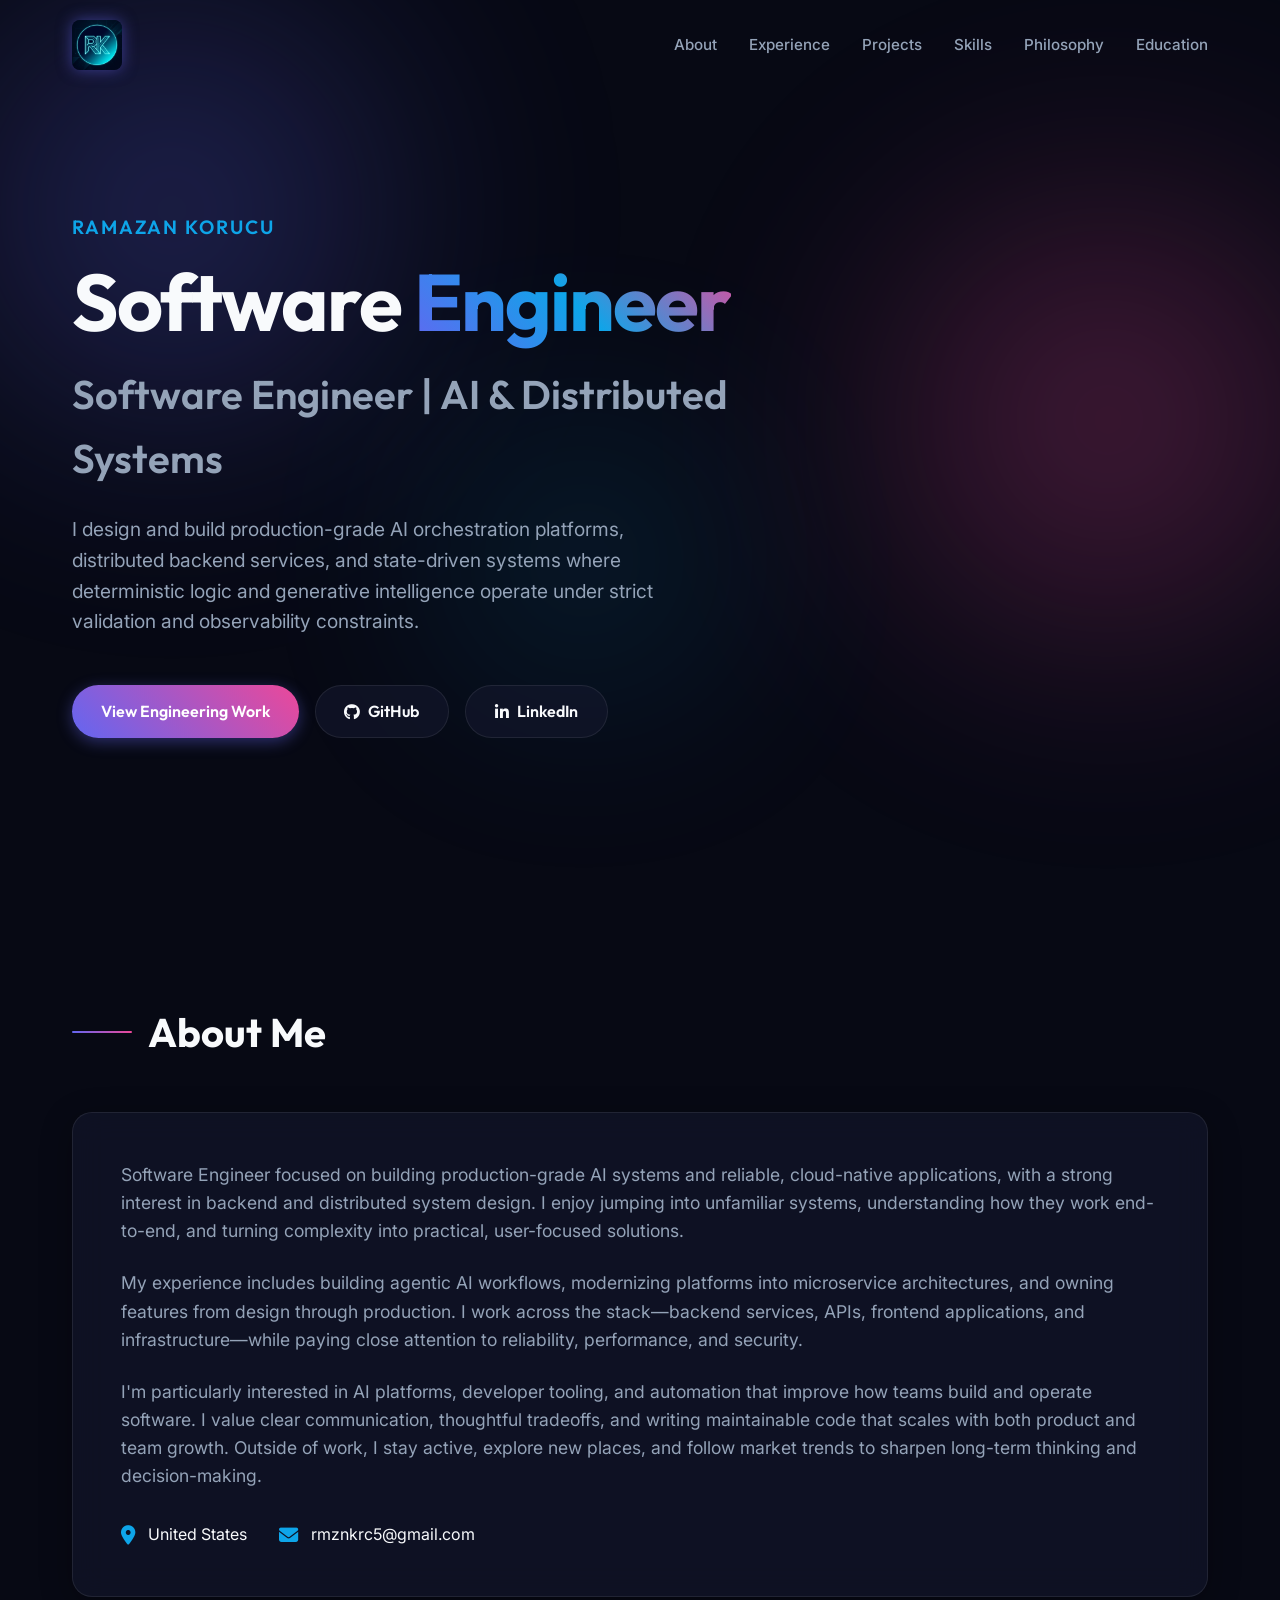
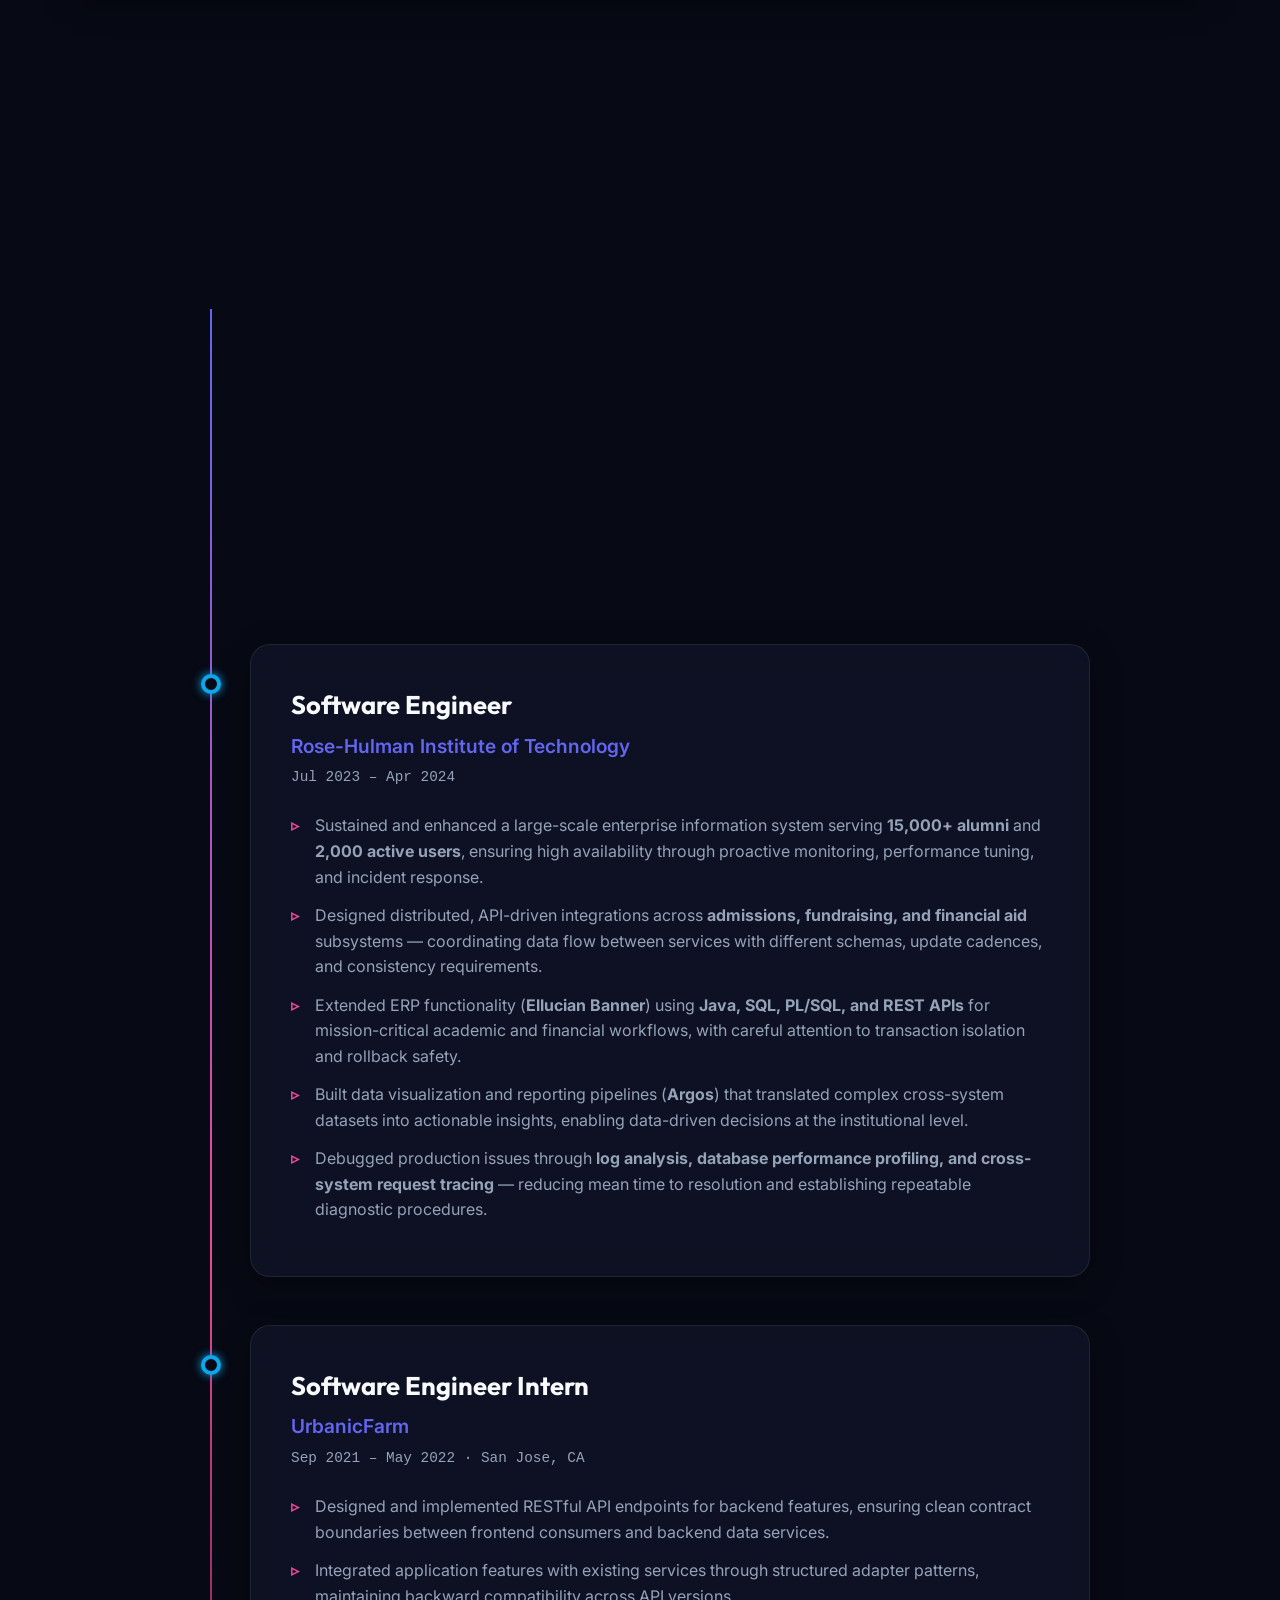
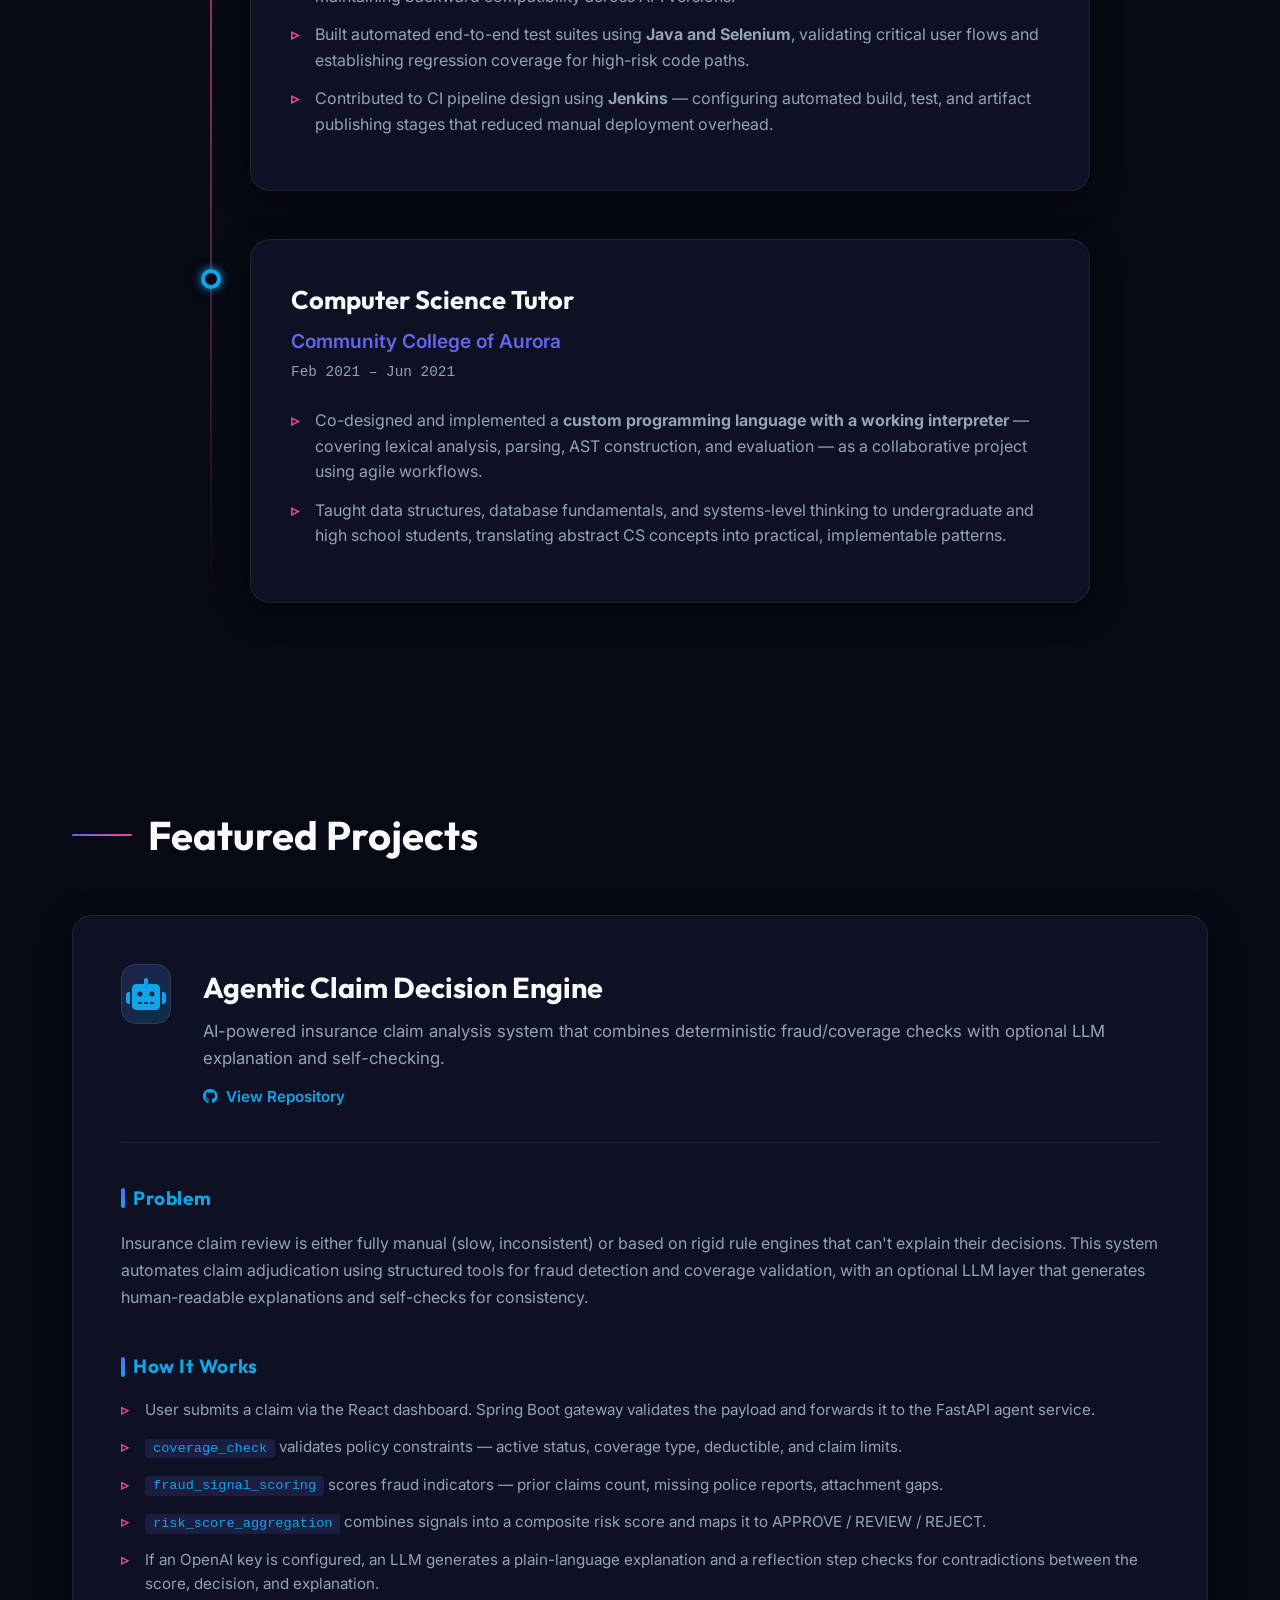
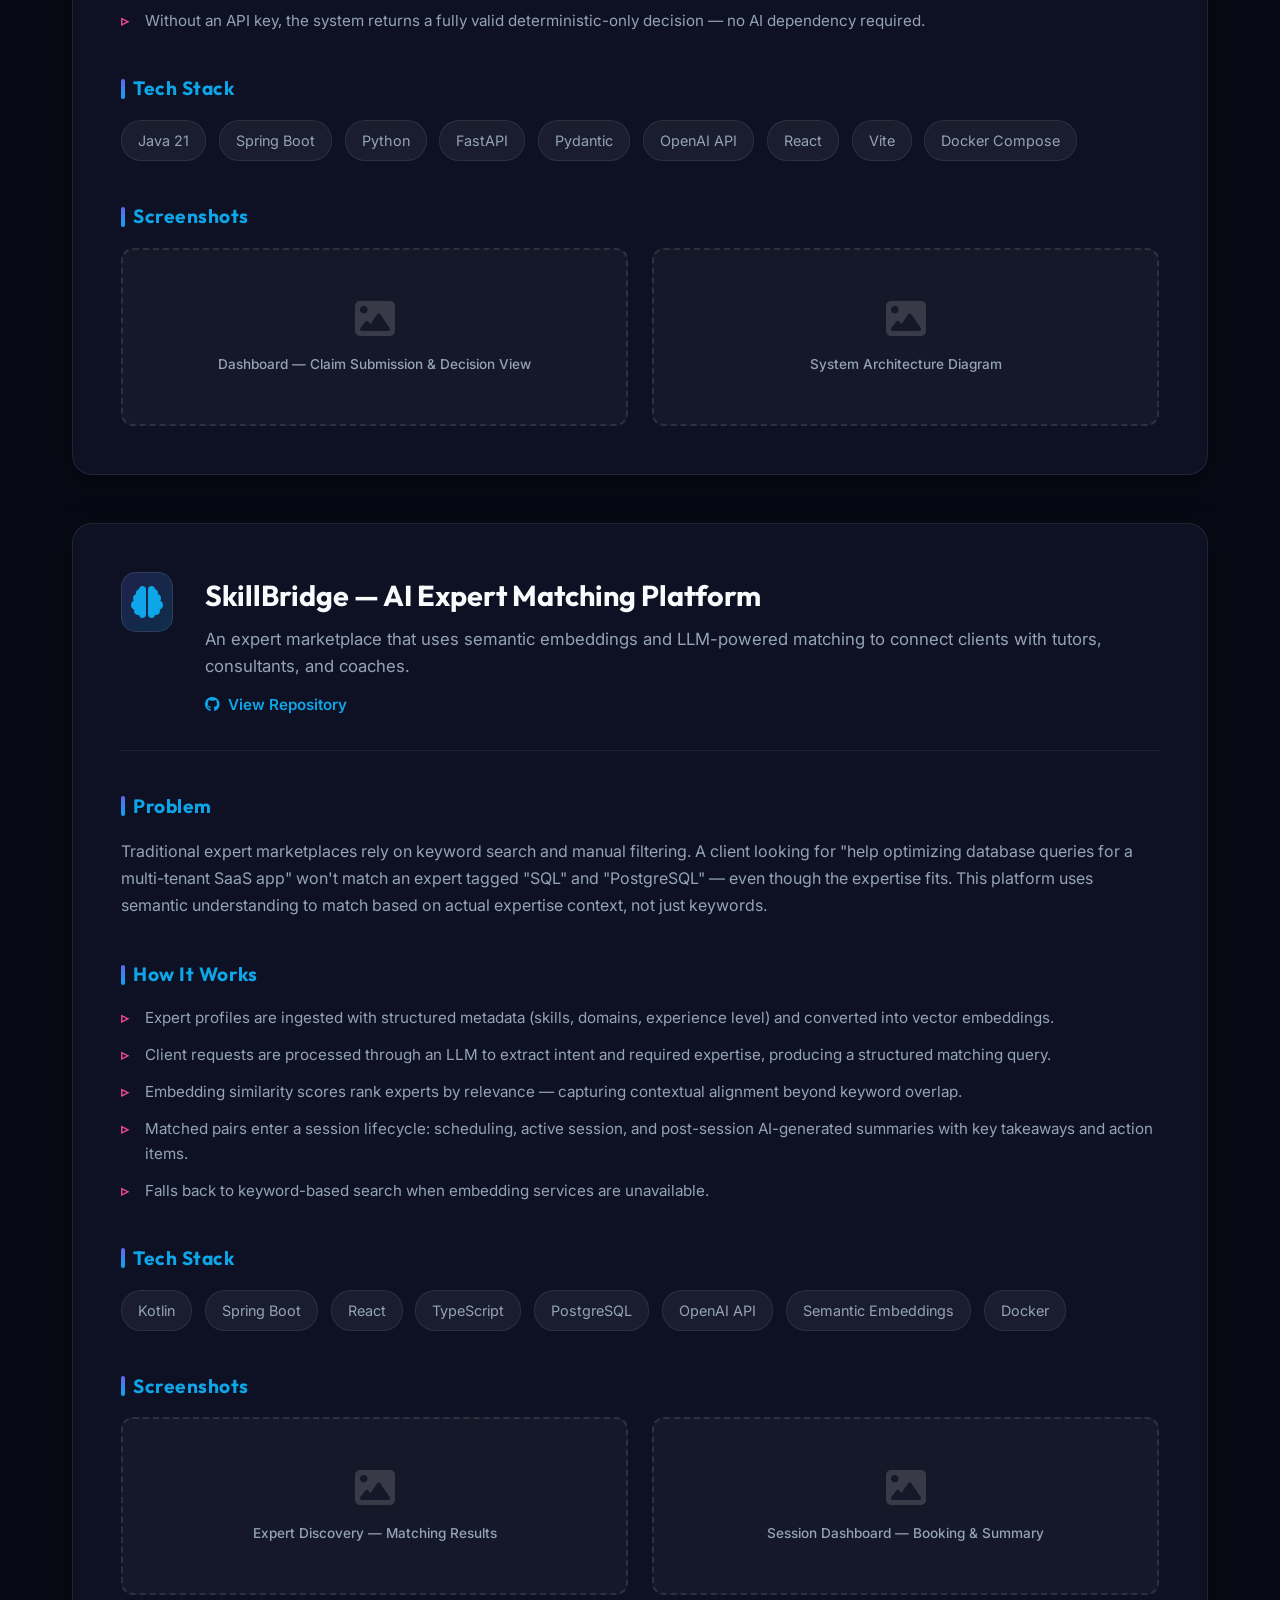
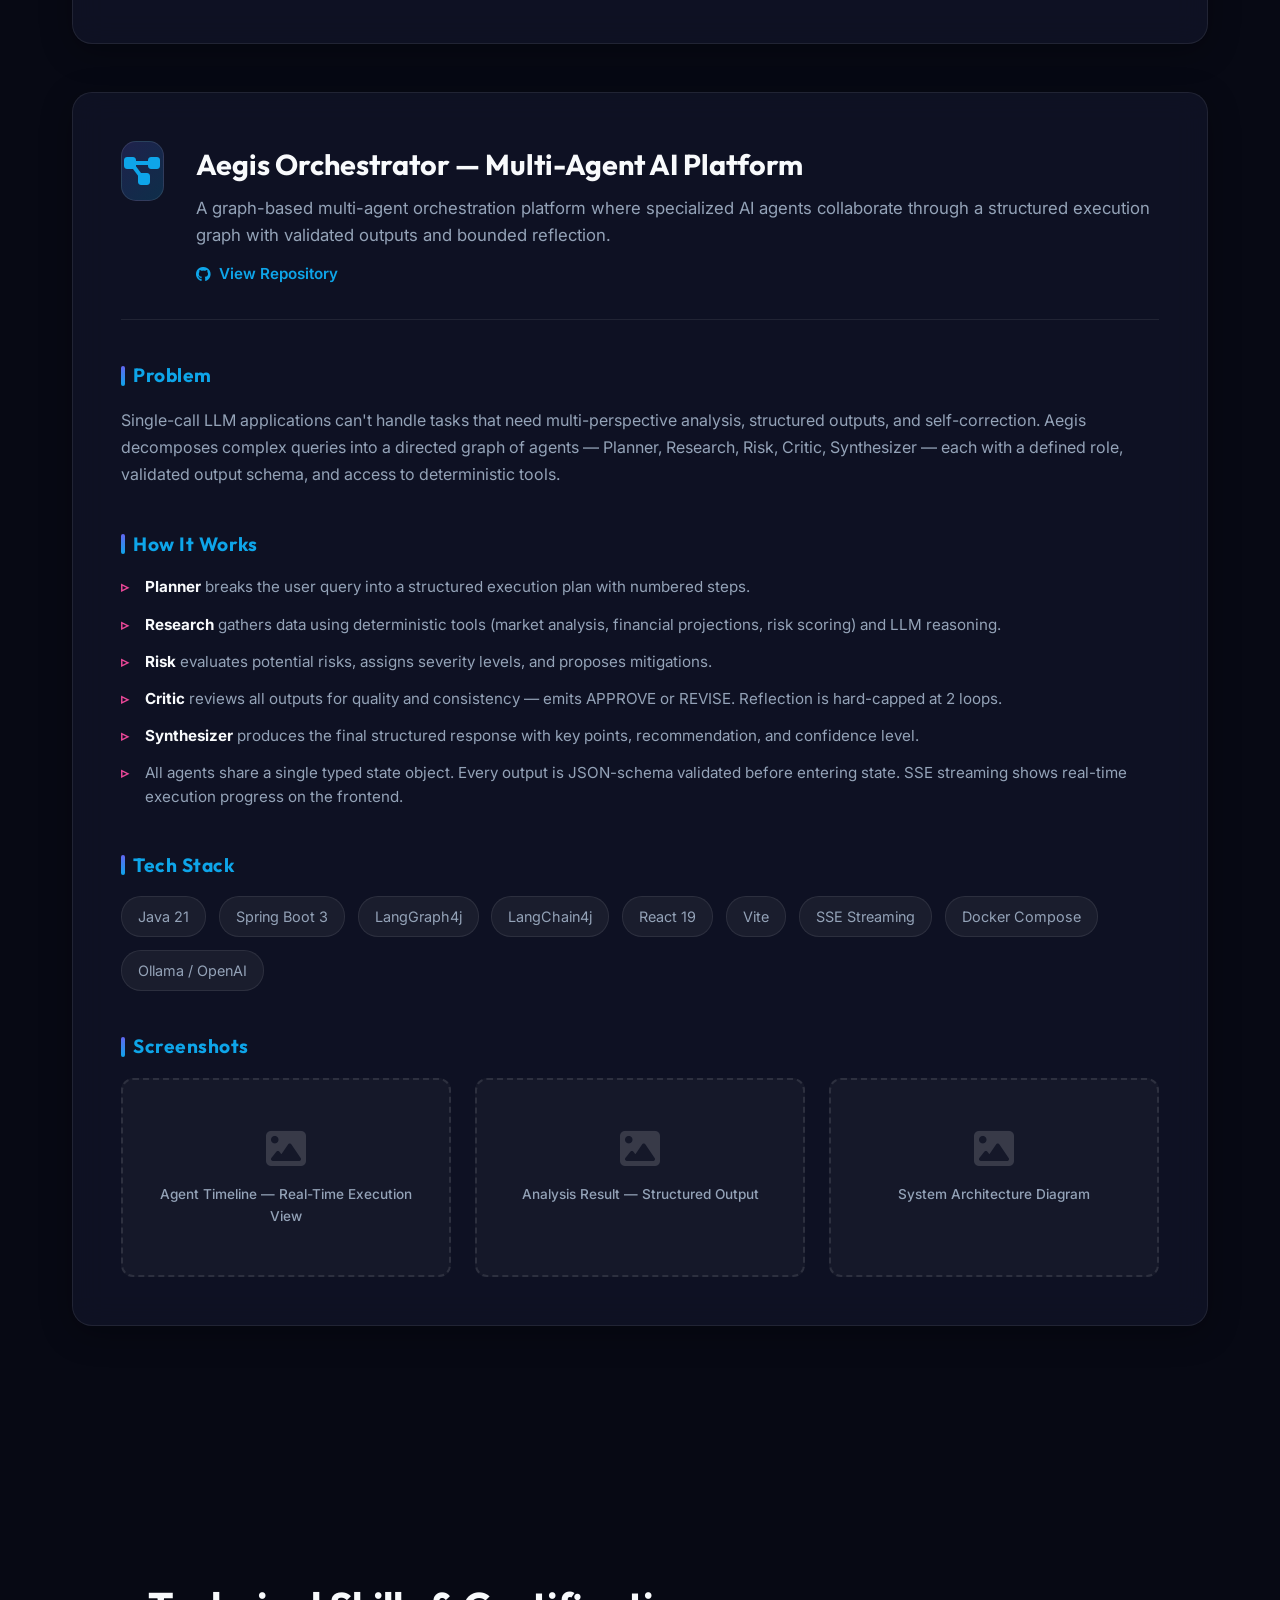
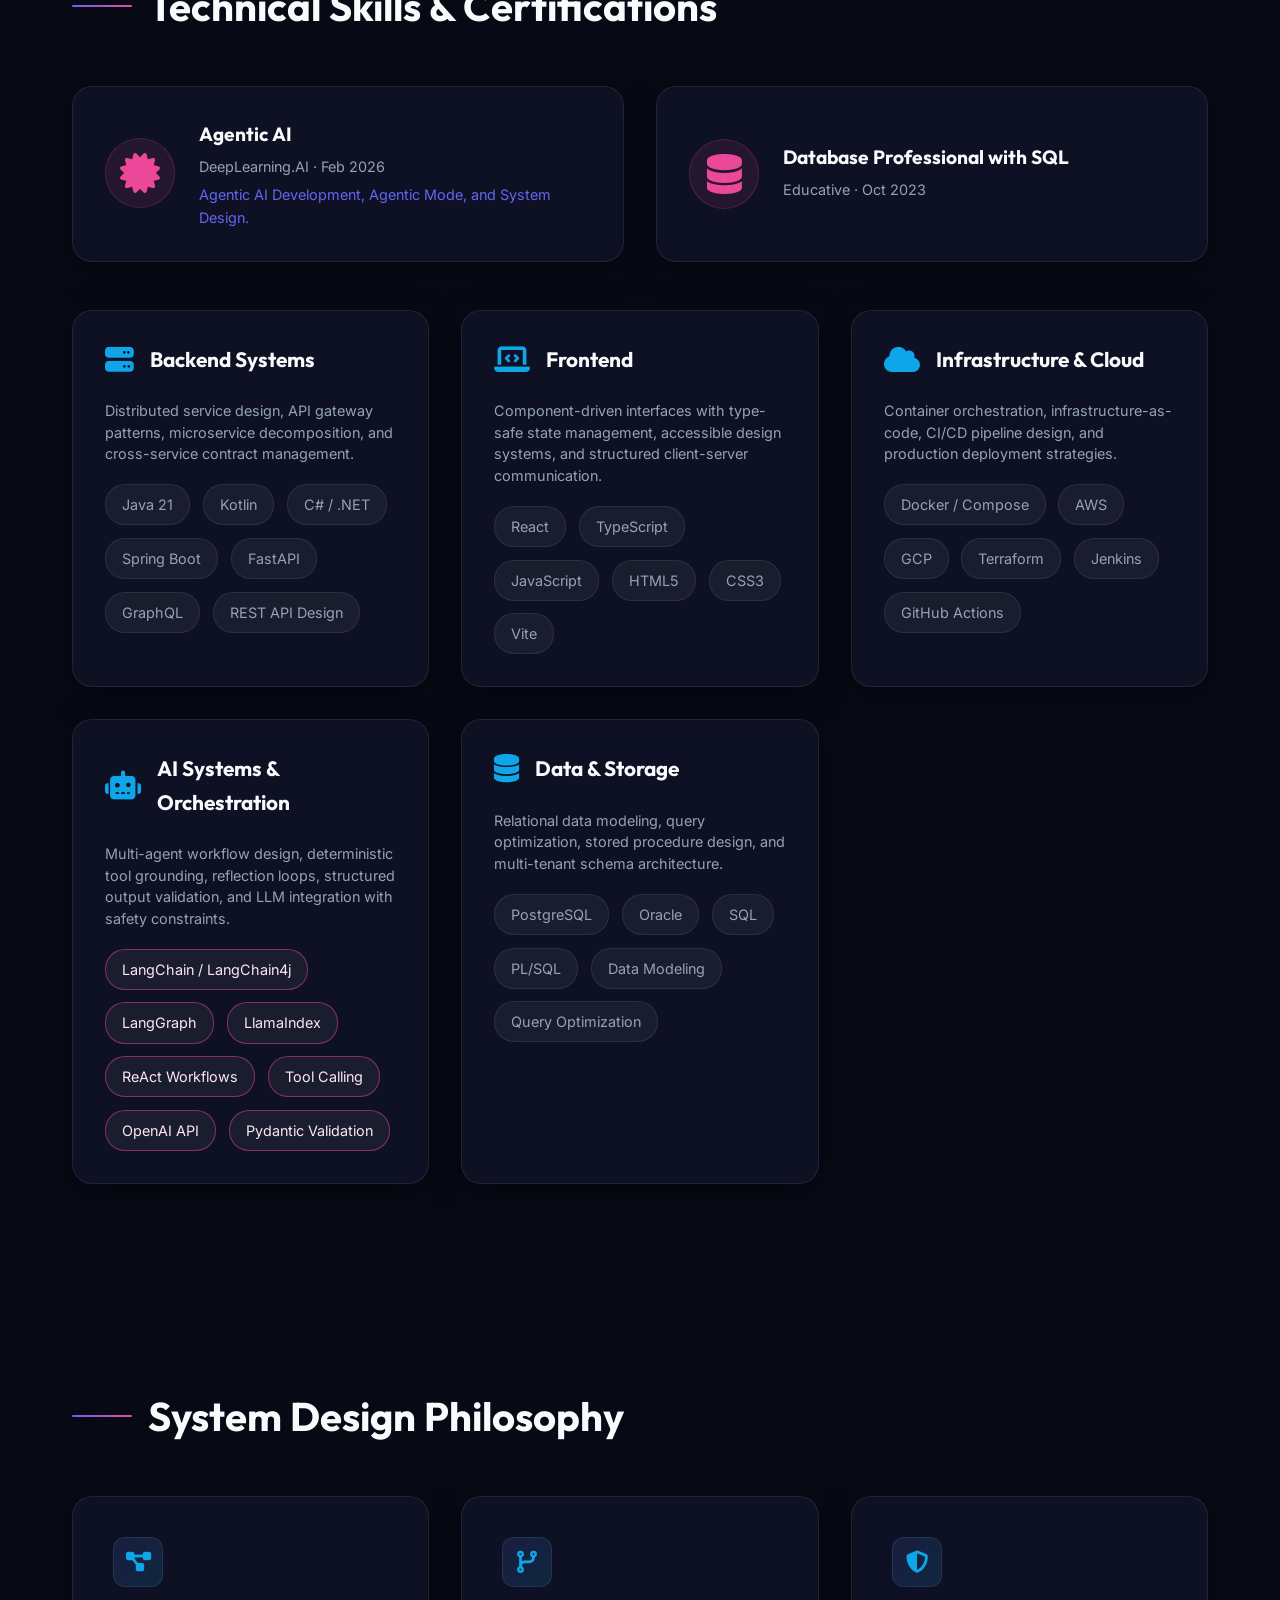
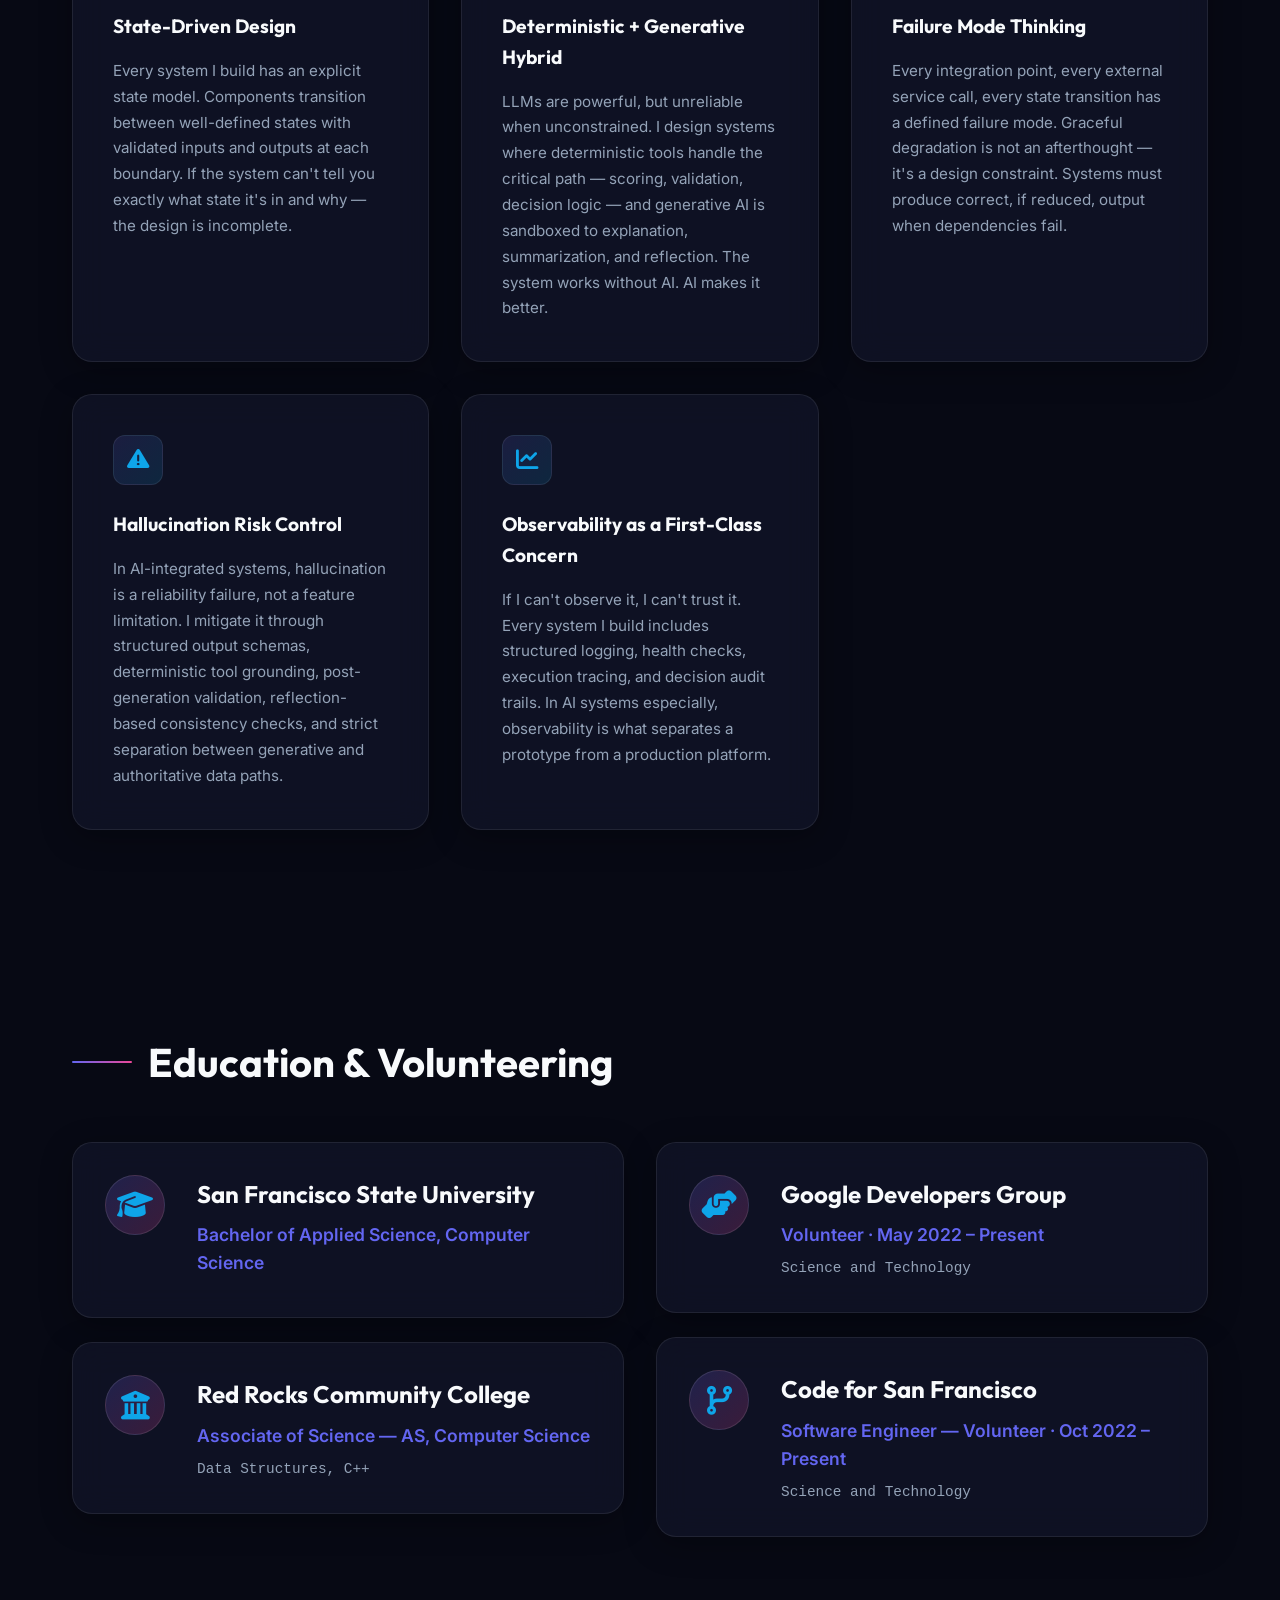
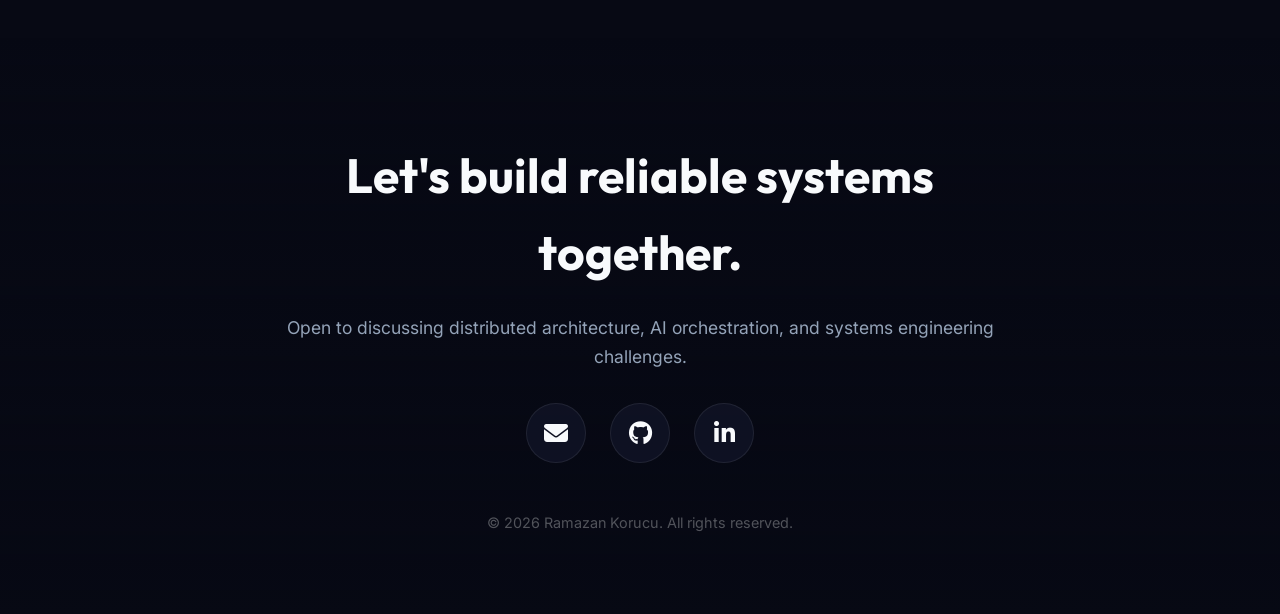
<file: index.html>
<!doctype html>
<html lang="en">
  <head>
    <meta charset="UTF-8" />
    <meta name="viewport" content="width=device-width, initial-scale=1.0" />
    <title>
      Ramazan Korucu | Software Engineer — AI & Distributed Systems
    </title>
    <meta
      name="description"
      content="Ramazan Korucu — Systems Engineer building production-grade AI orchestration platforms, distributed backends, and reliable cloud-native applications."
    />
    <!-- Fonts -->
    <link rel="preconnect" href="https://fonts.googleapis.com" />
    <link rel="preconnect" href="https://fonts.gstatic.com" crossorigin />
    <link
      href="https://fonts.googleapis.com/css2?family=Inter:wght@300;400;500;600;700&family=Outfit:wght@400;600;800;900&display=swap"
      rel="stylesheet"
    />
    <!-- Font Awesome -->
    <link
      rel="stylesheet"
      href="https://cdnjs.cloudflare.com/ajax/libs/font-awesome/6.4.0/css/all.min.css"
    />
    <!-- Styles -->
    <link rel="stylesheet" href="styles.css" />
  </head>
  <body>
    <div class="background-effects">
      <div class="glow glow-1"></div>
      <div class="glow glow-2"></div>
      <div class="glow glow-3"></div>
    </div>

    <!-- Navigation -->
    <nav class="navbar">
      <div class="nav-content">
        <a href="#" class="logo-link">
          <img src="avatar.png" alt="Ramazan Korucu Avatar" class="logo-img" />
        </a>
        <ul class="nav-links">
          <li><a href="#about">About</a></li>
          <li><a href="#experience">Experience</a></li>
          <li><a href="#projects">Projects</a></li>
          <li><a href="#skills">Skills</a></li>
          <li><a href="#philosophy">Philosophy</a></li>
          <li><a href="#education">Education</a></li>
        </ul>
        <div class="hamburger">
          <span></span>
          <span></span>
          <span></span>
        </div>
      </div>
    </nav>

    <main>
      <!-- ━━━━━━━━━━ HERO SECTION ━━━━━━━━━━ -->
      <section id="hero" class="hero section">
        <div class="hero-content">
          <p class="greeting reveal">Ramazan Korucu</p>
          <h1 class="name reveal delay-1">Software <span>Engineer</span></h1>
          <h2 class="title reveal delay-2">
            Software Engineer | AI & Distributed Systems
          </h2>
          <p class="subtitle reveal delay-3">
            I design and build production-grade AI orchestration platforms,
            distributed backend services, and state-driven systems where
            deterministic logic and generative intelligence operate under strict
            validation and observability constraints.
          </p>
          <div class="cta-buttons reveal delay-4">
            <a href="#projects" class="btn btn-primary"
              >View Engineering Work</a
            >
            <a
              href="https://github.com/rkorucu"
              target="_blank"
              class="btn btn-secondary"
            >
              <i class="fab fa-github"></i> GitHub
            </a>
            <a
              href="https://linkedin.com/in/rmznkrc"
              target="_blank"
              class="btn btn-secondary"
            >
              <i class="fab fa-linkedin-in"></i> LinkedIn
            </a>
          </div>
        </div>
      </section>

      <!-- ━━━━━━━━━━ ABOUT SECTION ━━━━━━━━━━ -->
      <section id="about" class="about section">
        <h2 class="section-title reveal">About Me</h2>
        <div class="about-content reveal">
          <div class="about-text glass-card">
            <p>
              Software Engineer focused on building production-grade AI systems
              and reliable, cloud-native applications, with a strong interest in
              backend and distributed system design. I enjoy jumping into
              unfamiliar systems, understanding how they work end-to-end, and
              turning complexity into practical, user-focused solutions.
            </p>
            <p>
              My experience includes building agentic AI workflows, modernizing
              platforms into microservice architectures, and owning features
              from design through production. I work across the stack—backend
              services, APIs, frontend applications, and infrastructure—while
              paying close attention to reliability, performance, and security.
            </p>
            <p>
              I'm particularly interested in AI platforms, developer tooling,
              and automation that improve how teams build and operate software.
              I value clear communication, thoughtful tradeoffs, and writing
              maintainable code that scales with both product and team growth.
              Outside of work, I stay active, explore new places, and follow
              market trends to sharpen long-term thinking and decision-making.
            </p>
            <div class="contact-info">
              <p><i class="fas fa-map-marker-alt"></i> United States</p>
              <p><i class="fas fa-envelope"></i> rmznkrc5@gmail.com</p>
            </div>
          </div>
        </div>
      </section>

      <!-- ━━━━━━━━━━ EXPERIENCE SECTION ━━━━━━━━━━ -->
      <section id="experience" class="experience section">
        <h2 class="section-title reveal">Experience</h2>
        <div class="timeline">
          <!-- TriTech -->
          <div class="timeline-item reveal">
            <div class="timeline-dot"></div>
            <div class="timeline-content glass-card">
              <div class="exp-header">
                <h3>Full Stack Developer</h3>
                <span class="company">TriTech Software & Services</span>
                <span class="date">Apr 2024 – Present</span>
              </div>
              <p class="exp-desc">
                Focusing on AI-assisted development workflows, microservices
                architectures, and cloud-native backend services using Java &
                Kotlin Spring Boot. Improving scalability, executing platform
                modernizations, and delivering accessible React user interfaces
                aligned with platform standards.
              </p>
            </div>
          </div>

          <!-- Rose-Hulman -->
          <div class="timeline-item reveal">
            <div class="timeline-dot"></div>
            <div class="timeline-content glass-card">
              <div class="exp-header">
                <h3>Software Engineer</h3>
                <span class="company">Rose-Hulman Institute of Technology</span>
                <span class="date">Jul 2023 – Apr 2024</span>
              </div>
              <ul class="exp-details">
                <li>
                  Sustained and enhanced a large-scale enterprise information
                  system serving <strong>15,000+ alumni</strong> and
                  <strong>2,000 active users</strong>, ensuring high
                  availability through proactive monitoring, performance tuning,
                  and incident response.
                </li>
                <li>
                  Designed distributed, API-driven integrations across
                  <strong>admissions, fundraising, and financial aid</strong>
                  subsystems — coordinating data flow between services with
                  different schemas, update cadences, and consistency
                  requirements.
                </li>
                <li>
                  Extended ERP functionality (<strong>Ellucian Banner</strong>)
                  using <strong>Java, SQL, PL/SQL, and REST APIs</strong> for
                  mission-critical academic and financial workflows, with
                  careful attention to transaction isolation and rollback
                  safety.
                </li>
                <li>
                  Built data visualization and reporting pipelines
                  (<strong>Argos</strong>) that translated complex cross-system
                  datasets into actionable insights, enabling data-driven
                  decisions at the institutional level.
                </li>
                <li>
                  Debugged production issues through
                  <strong
                    >log analysis, database performance profiling, and
                    cross-system request tracing</strong
                  >
                  — reducing mean time to resolution and establishing repeatable
                  diagnostic procedures.
                </li>
              </ul>
            </div>
          </div>

          <!-- UrbanicFarm -->
          <div class="timeline-item reveal">
            <div class="timeline-dot"></div>
            <div class="timeline-content glass-card">
              <div class="exp-header">
                <h3>Software Engineer Intern</h3>
                <span class="company">UrbanicFarm</span>
                <span class="date">Sep 2021 – May 2022 · San Jose, CA</span>
              </div>
              <ul class="exp-details">
                <li>
                  Designed and implemented RESTful API endpoints for backend
                  features, ensuring clean contract boundaries between frontend
                  consumers and backend data services.
                </li>
                <li>
                  Integrated application features with existing services through
                  structured adapter patterns, maintaining backward
                  compatibility across API versions.
                </li>
                <li>
                  Built automated end-to-end test suites using
                  <strong>Java and Selenium</strong>, validating critical user
                  flows and establishing regression coverage for high-risk code
                  paths.
                </li>
                <li>
                  Contributed to CI pipeline design using
                  <strong>Jenkins</strong> — configuring automated build, test,
                  and artifact publishing stages that reduced manual deployment
                  overhead.
                </li>
              </ul>
            </div>
          </div>

          <!-- CS Tutor -->
          <div class="timeline-item reveal">
            <div class="timeline-dot"></div>
            <div class="timeline-content glass-card">
              <div class="exp-header">
                <h3>Computer Science Tutor</h3>
                <span class="company">Community College of Aurora</span>
                <span class="date">Feb 2021 – Jun 2021</span>
              </div>
              <ul class="exp-details">
                <li>
                  Co-designed and implemented a
                  <strong
                    >custom programming language with a working
                    interpreter</strong
                  >
                  — covering lexical analysis, parsing, AST construction, and
                  evaluation — as a collaborative project using agile workflows.
                </li>
                <li>
                  Taught data structures, database fundamentals, and
                  systems-level thinking to undergraduate and high school
                  students, translating abstract CS concepts into practical,
                  implementable patterns.
                </li>
              </ul>
            </div>
          </div>
        </div>
      </section>

      <!-- ━━━━━━━━━━ FEATURED PROJECTS ━━━━━━━━━━ -->
      <section id="projects" class="projects section">
        <h2 class="section-title reveal">Featured Projects</h2>

        <!-- Project 1: Agentic Claim Decision Engine -->
        <div class="project-detail glass-card reveal">
          <div class="project-detail-header">
            <div class="project-icon"><i class="fas fa-robot"></i></div>
            <div>
              <h3>Agentic Claim Decision Engine</h3>
              <p class="project-one-liner">
                AI-powered insurance claim analysis system that combines
                deterministic fraud/coverage checks with optional LLM
                explanation and self-checking.
              </p>
              <a
                href="https://github.com/rkorucu/AGENTIC-CLAIM-DECISION-ENGINE"
                target="_blank"
                class="project-link"
                ><i class="fab fa-github"></i> View Repository</a
              >
            </div>
          </div>

          <div class="project-section">
            <h4>Problem</h4>
            <p>
              Insurance claim review is either fully manual (slow, inconsistent)
              or based on rigid rule engines that can't explain their decisions.
              This system automates claim adjudication using structured tools
              for fraud detection and coverage validation, with an optional LLM
              layer that generates human-readable explanations and self-checks
              for consistency.
            </p>
          </div>

          <div class="project-section">
            <h4>How It Works</h4>
            <ul>
              <li>
                User submits a claim via the React dashboard. Spring Boot
                gateway validates the payload and forwards it to the FastAPI
                agent service.
              </li>
              <li>
                <code>coverage_check</code> validates policy constraints —
                active status, coverage type, deductible, and claim limits.
              </li>
              <li>
                <code>fraud_signal_scoring</code> scores fraud indicators —
                prior claims count, missing police reports, attachment gaps.
              </li>
              <li>
                <code>risk_score_aggregation</code> combines signals into a
                composite risk score and maps it to APPROVE / REVIEW / REJECT.
              </li>
              <li>
                If an OpenAI key is configured, an LLM generates a
                plain-language explanation and a reflection step checks for
                contradictions between the score, decision, and explanation.
              </li>
              <li>
                Without an API key, the system returns a fully valid
                deterministic-only decision — no AI dependency required.
              </li>
            </ul>
          </div>

          <div class="project-section">
            <h4>Tech Stack</h4>
            <div class="skill-tags">
              <span>Java 21</span><span>Spring Boot</span><span>Python</span
              ><span>FastAPI</span> <span>Pydantic</span><span>OpenAI API</span
              ><span>React</span><span>Vite</span>
              <span>Docker Compose</span>
            </div>
          </div>

          <div class="project-section screenshots-section">
            <h4>Screenshots</h4>
            <div class="screenshot-placeholders">
              <div class="screenshot-placeholder">
                <i class="fas fa-image"></i>
                <span>Dashboard — Claim Submission & Decision View</span>
              </div>
              <div class="screenshot-placeholder">
                <i class="fas fa-image"></i>
                <span>System Architecture Diagram</span>
              </div>
            </div>
          </div>
        </div>

        <!-- Project 2: SkillBridge -->
        <div class="project-detail glass-card reveal">
          <div class="project-detail-header">
            <div class="project-icon"><i class="fas fa-brain"></i></div>
            <div>
              <h3>SkillBridge — AI Expert Matching Platform</h3>
              <p class="project-one-liner">
                An expert marketplace that uses semantic embeddings and
                LLM-powered matching to connect clients with tutors,
                consultants, and coaches.
              </p>
              <a
                href="https://github.com/rkorucu"
                target="_blank"
                class="project-link"
                ><i class="fab fa-github"></i> View Repository</a
              >
            </div>
          </div>

          <div class="project-section">
            <h4>Problem</h4>
            <p>
              Traditional expert marketplaces rely on keyword search and manual
              filtering. A client looking for "help optimizing database queries
              for a multi-tenant SaaS app" won't match an expert tagged "SQL"
              and "PostgreSQL" — even though the expertise fits. This platform
              uses semantic understanding to match based on actual expertise
              context, not just keywords.
            </p>
          </div>

          <div class="project-section">
            <h4>How It Works</h4>
            <ul>
              <li>
                Expert profiles are ingested with structured metadata (skills,
                domains, experience level) and converted into vector embeddings.
              </li>
              <li>
                Client requests are processed through an LLM to extract intent
                and required expertise, producing a structured matching query.
              </li>
              <li>
                Embedding similarity scores rank experts by relevance —
                capturing contextual alignment beyond keyword overlap.
              </li>
              <li>
                Matched pairs enter a session lifecycle: scheduling, active
                session, and post-session AI-generated summaries with key
                takeaways and action items.
              </li>
              <li>
                Falls back to keyword-based search when embedding services are
                unavailable.
              </li>
            </ul>
          </div>

          <div class="project-section">
            <h4>Tech Stack</h4>
            <div class="skill-tags">
              <span>Kotlin</span><span>Spring Boot</span><span>React</span
              ><span>TypeScript</span> <span>PostgreSQL</span
              ><span>OpenAI API</span><span>Semantic Embeddings</span>
              <span>Docker</span>
            </div>
          </div>

          <div class="project-section screenshots-section">
            <h4>Screenshots</h4>
            <div class="screenshot-placeholders">
              <div class="screenshot-placeholder">
                <i class="fas fa-image"></i>
                <span>Expert Discovery — Matching Results</span>
              </div>
              <div class="screenshot-placeholder">
                <i class="fas fa-image"></i>
                <span>Session Dashboard — Booking & Summary</span>
              </div>
            </div>
          </div>
        </div>

        <!-- Project 3: Aegis Orchestrator -->
        <div class="project-detail glass-card reveal">
          <div class="project-detail-header">
            <div class="project-icon">
              <i class="fas fa-project-diagram"></i>
            </div>
            <div>
              <h3>Aegis Orchestrator — Multi-Agent AI Platform</h3>
              <p class="project-one-liner">
                A graph-based multi-agent orchestration platform where
                specialized AI agents collaborate through a structured execution
                graph with validated outputs and bounded reflection.
              </p>
              <a
                href="https://github.com/rkorucu/aegis-multi-agent"
                target="_blank"
                class="project-link"
                ><i class="fab fa-github"></i> View Repository</a
              >
            </div>
          </div>

          <div class="project-section">
            <h4>Problem</h4>
            <p>
              Single-call LLM applications can't handle tasks that need
              multi-perspective analysis, structured outputs, and
              self-correction. Aegis decomposes complex queries into a directed
              graph of agents — Planner, Research, Risk, Critic, Synthesizer —
              each with a defined role, validated output schema, and access to
              deterministic tools.
            </p>
          </div>

          <div class="project-section">
            <h4>How It Works</h4>
            <ul>
              <li>
                <strong>Planner</strong> breaks the user query into a structured
                execution plan with numbered steps.
              </li>
              <li>
                <strong>Research</strong> gathers data using deterministic tools
                (market analysis, financial projections, risk scoring) and LLM
                reasoning.
              </li>
              <li>
                <strong>Risk</strong> evaluates potential risks, assigns
                severity levels, and proposes mitigations.
              </li>
              <li>
                <strong>Critic</strong> reviews all outputs for quality and
                consistency — emits APPROVE or REVISE. Reflection is hard-capped
                at 2 loops.
              </li>
              <li>
                <strong>Synthesizer</strong> produces the final structured
                response with key points, recommendation, and confidence level.
              </li>
              <li>
                All agents share a single typed state object. Every output is
                JSON-schema validated before entering state. SSE streaming shows
                real-time execution progress on the frontend.
              </li>
            </ul>
          </div>

          <div class="project-section">
            <h4>Tech Stack</h4>
            <div class="skill-tags">
              <span>Java 21</span><span>Spring Boot 3</span
              ><span>LangGraph4j</span><span>LangChain4j</span>
              <span>React 19</span><span>Vite</span><span>SSE Streaming</span>
              <span>Docker Compose</span><span>Ollama / OpenAI</span>
            </div>
          </div>

          <div class="project-section screenshots-section">
            <h4>Screenshots</h4>
            <div class="screenshot-placeholders">
              <div class="screenshot-placeholder">
                <i class="fas fa-image"></i>
                <span>Agent Timeline — Real-Time Execution View</span>
              </div>
              <div class="screenshot-placeholder">
                <i class="fas fa-image"></i>
                <span>Analysis Result — Structured Output</span>
              </div>
              <div class="screenshot-placeholder">
                <i class="fas fa-image"></i>
                <span>System Architecture Diagram</span>
              </div>
            </div>
          </div>
        </div>

      </section>


      <!-- ━━━━━━━━━━ SKILLS SECTION ━━━━━━━━━━ -->
      <section id="skills" class="skills section">
        <h2 class="section-title reveal">Technical Skills & Certifications</h2>

        <div class="certs-grid reveal" style="margin-bottom: 3rem">
          <div class="cert-card glass-card">
            <i class="fas fa-certificate cert-icon"></i>
            <div class="cert-info">
              <h3>Agentic AI</h3>
              <span class="issuer">DeepLearning.AI · Feb 2026</span>
              <p>Agentic AI Development, Agentic Mode, and System Design.</p>
            </div>
          </div>
          <div class="cert-card glass-card">
            <i class="fas fa-database cert-icon"></i>
            <div class="cert-info">
              <h3>Database Professional with SQL</h3>
              <span class="issuer">Educative · Oct 2023</span>
            </div>
          </div>
        </div>

        <div class="skills-grid">
          <div class="skill-category glass-card reveal">
            <div class="skill-header">
              <i class="fas fa-server"></i>
              <h3>Backend Systems</h3>
            </div>
            <p class="skill-description">
              Distributed service design, API gateway patterns, microservice
              decomposition, and cross-service contract management.
            </p>
            <div class="skill-tags">
              <span>Java 21</span><span>Kotlin</span><span>C# / .NET</span>
              <span>Spring Boot</span><span>FastAPI</span><span>GraphQL</span>
              <span>REST API Design</span>
            </div>
          </div>

          <div class="skill-category glass-card reveal delay-1">
            <div class="skill-header">
              <i class="fas fa-laptop-code"></i>
              <h3>Frontend</h3>
            </div>
            <p class="skill-description">
              Component-driven interfaces with type-safe state management,
              accessible design systems, and structured client-server
              communication.
            </p>
            <div class="skill-tags">
              <span>React</span><span>TypeScript</span><span>JavaScript</span>
              <span>HTML5</span><span>CSS3</span><span>Vite</span>
            </div>
          </div>

          <div class="skill-category glass-card reveal delay-2">
            <div class="skill-header">
              <i class="fas fa-cloud"></i>
              <h3>Infrastructure & Cloud</h3>
            </div>
            <p class="skill-description">
              Container orchestration, infrastructure-as-code, CI/CD pipeline
              design, and production deployment strategies.
            </p>
            <div class="skill-tags">
              <span>Docker / Compose</span><span>AWS</span><span>GCP</span>
              <span>Terraform</span><span>Jenkins</span
              ><span>GitHub Actions</span>
            </div>
          </div>

          <div class="skill-category glass-card reveal delay-3">
            <div class="skill-header">
              <i class="fas fa-robot"></i>
              <h3>AI Systems & Orchestration</h3>
            </div>
            <p class="skill-description">
              Multi-agent workflow design, deterministic tool grounding,
              reflection loops, structured output validation, and LLM
              integration with safety constraints.
            </p>
            <div class="skill-tags">
              <span class="highlight">LangChain / LangChain4j</span>
              <span class="highlight">LangGraph</span>
              <span class="highlight">LlamaIndex</span>
              <span class="highlight">ReAct Workflows</span>
              <span class="highlight">Tool Calling</span>
              <span class="highlight">OpenAI API</span>
              <span class="highlight">Pydantic Validation</span>
            </div>
          </div>

          <div class="skill-category glass-card reveal delay-4">
            <div class="skill-header">
              <i class="fas fa-database"></i>
              <h3>Data & Storage</h3>
            </div>
            <p class="skill-description">
              Relational data modeling, query optimization, stored procedure
              design, and multi-tenant schema architecture.
            </p>
            <div class="skill-tags">
              <span>PostgreSQL</span><span>Oracle</span><span>SQL</span>
              <span>PL/SQL</span><span>Data Modeling</span
              ><span>Query Optimization</span>
            </div>
          </div>
        </div>
      </section>

      <!-- ━━━━━━━━━━ SYSTEM DESIGN PHILOSOPHY ━━━━━━━━━━ -->
      <section id="philosophy" class="philosophy section">
        <h2 class="section-title reveal">System Design Philosophy</h2>
        <div class="philosophy-grid">
          <div class="philosophy-card glass-card reveal">
            <div class="philosophy-icon">
              <i class="fas fa-project-diagram"></i>
            </div>
            <h3>State-Driven Design</h3>
            <p>
              Every system I build has an explicit state model. Components
              transition between well-defined states with validated inputs and
              outputs at each boundary. If the system can't tell you exactly
              what state it's in and why — the design is incomplete.
            </p>
          </div>

          <div class="philosophy-card glass-card reveal delay-1">
            <div class="philosophy-icon">
              <i class="fas fa-code-branch"></i>
            </div>
            <h3>Deterministic + Generative Hybrid</h3>
            <p>
              LLMs are powerful, but unreliable when unconstrained. I design
              systems where deterministic tools handle the critical path —
              scoring, validation, decision logic — and generative AI is
              sandboxed to explanation, summarization, and reflection. The
              system works without AI. AI makes it better.
            </p>
          </div>

          <div class="philosophy-card glass-card reveal delay-2">
            <div class="philosophy-icon"><i class="fas fa-shield-alt"></i></div>
            <h3>Failure Mode Thinking</h3>
            <p>
              Every integration point, every external service call, every state
              transition has a defined failure mode. Graceful degradation is not
              an afterthought — it's a design constraint. Systems must produce
              correct, if reduced, output when dependencies fail.
            </p>
          </div>

          <div class="philosophy-card glass-card reveal delay-3">
            <div class="philosophy-icon">
              <i class="fas fa-exclamation-triangle"></i>
            </div>
            <h3>Hallucination Risk Control</h3>
            <p>
              In AI-integrated systems, hallucination is a reliability failure,
              not a feature limitation. I mitigate it through structured output
              schemas, deterministic tool grounding, post-generation validation,
              reflection-based consistency checks, and strict separation between
              generative and authoritative data paths.
            </p>
          </div>

          <div class="philosophy-card glass-card reveal delay-4">
            <div class="philosophy-icon"><i class="fas fa-chart-line"></i></div>
            <h3>Observability as a First-Class Concern</h3>
            <p>
              If I can't observe it, I can't trust it. Every system I build
              includes structured logging, health checks, execution tracing, and
              decision audit trails. In AI systems especially, observability is
              what separates a prototype from a production platform.
            </p>
          </div>
        </div>
      </section>

      <!-- ━━━━━━━━━━ EDUCATION & VOLUNTEERING ━━━━━━━━━━ -->
      <section id="education" class="education section">
        <h2 class="section-title reveal">Education & Volunteering</h2>
        <div class="edu-grid">
          <div
            class="flex-column"
            style="display: flex; flex-direction: column; gap: 1.5rem"
          >
            <div class="edu-card glass-card reveal">
              <div class="edu-icon"><i class="fas fa-graduation-cap"></i></div>
              <div class="edu-details">
                <h3>San Francisco State University</h3>
                <span class="university"
                  >Bachelor of Applied Science, Computer Science</span
                >
              </div>
            </div>

            <div class="edu-card glass-card reveal delay-1">
              <div class="edu-icon"><i class="fas fa-university"></i></div>
              <div class="edu-details">
                <h3>Red Rocks Community College</h3>
                <span class="university"
                  >Associate of Science — AS, Computer Science</span
                >
                <span class="date">Data Structures, C++</span>
              </div>
            </div>
          </div>

          <div
            class="flex-column"
            style="display: flex; flex-direction: column; gap: 1.5rem"
          >
            <div class="edu-card glass-card reveal delay-2">
              <div class="edu-icon"><i class="fas fa-hands-helping"></i></div>
              <div class="edu-details">
                <h3>Google Developers Group</h3>
                <span class="university">Volunteer · May 2022 – Present</span>
                <span class="date">Science and Technology</span>
              </div>
            </div>

            <div class="edu-card glass-card reveal delay-3">
              <div class="edu-icon"><i class="fas fa-code-branch"></i></div>
              <div class="edu-details">
                <h3>Code for San Francisco</h3>
                <span class="university"
                  >Software Engineer — Volunteer · Oct 2022 – Present</span
                >
                <span class="date">Science and Technology</span>
              </div>
            </div>
          </div>
        </div>
      </section>
    </main>

    <footer id="contact">
      <div class="footer-content">
        <h2>Let's build reliable systems together.</h2>
        <p>
          Open to discussing distributed architecture, AI orchestration, and
          systems engineering challenges.
        </p>
        <div class="social-links">
          <a
            href="mailto:rmznkrc5@gmail.com"
            class="social-btn"
            aria-label="Email"
            ><i class="fas fa-envelope"></i
          ></a>
          <a
            href="https://github.com/rkorucu"
            target="_blank"
            class="social-btn"
            aria-label="GitHub"
            ><i class="fab fa-github"></i
          ></a>
          <a
            href="https://linkedin.com/in/rmznkrc"
            target="_blank"
            class="social-btn"
            aria-label="LinkedIn"
            ><i class="fab fa-linkedin-in"></i
          ></a>
        </div>
        <p class="copyright">
          &copy; 2026 Ramazan Korucu. All rights reserved.
        </p>
      </div>
    </footer>

    <script src="script.js"></script>
  </body>
</html>
</file>
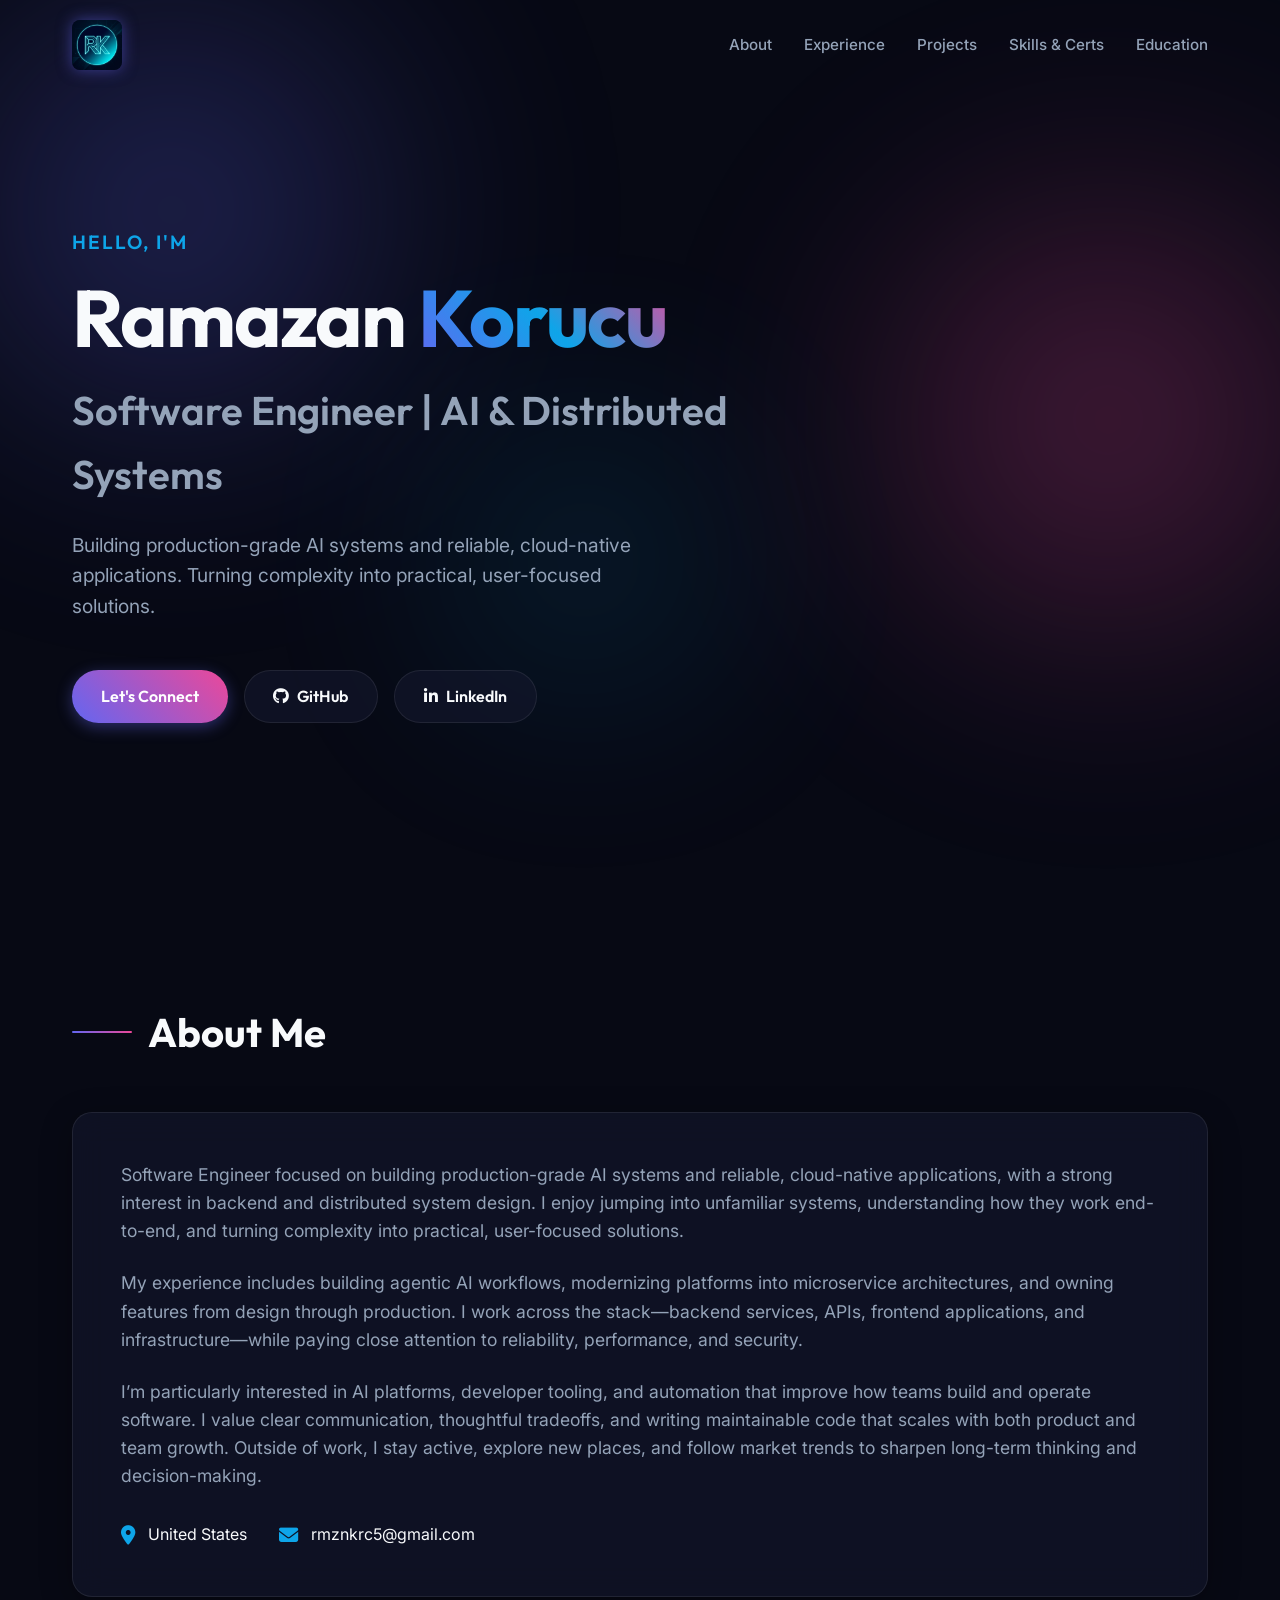
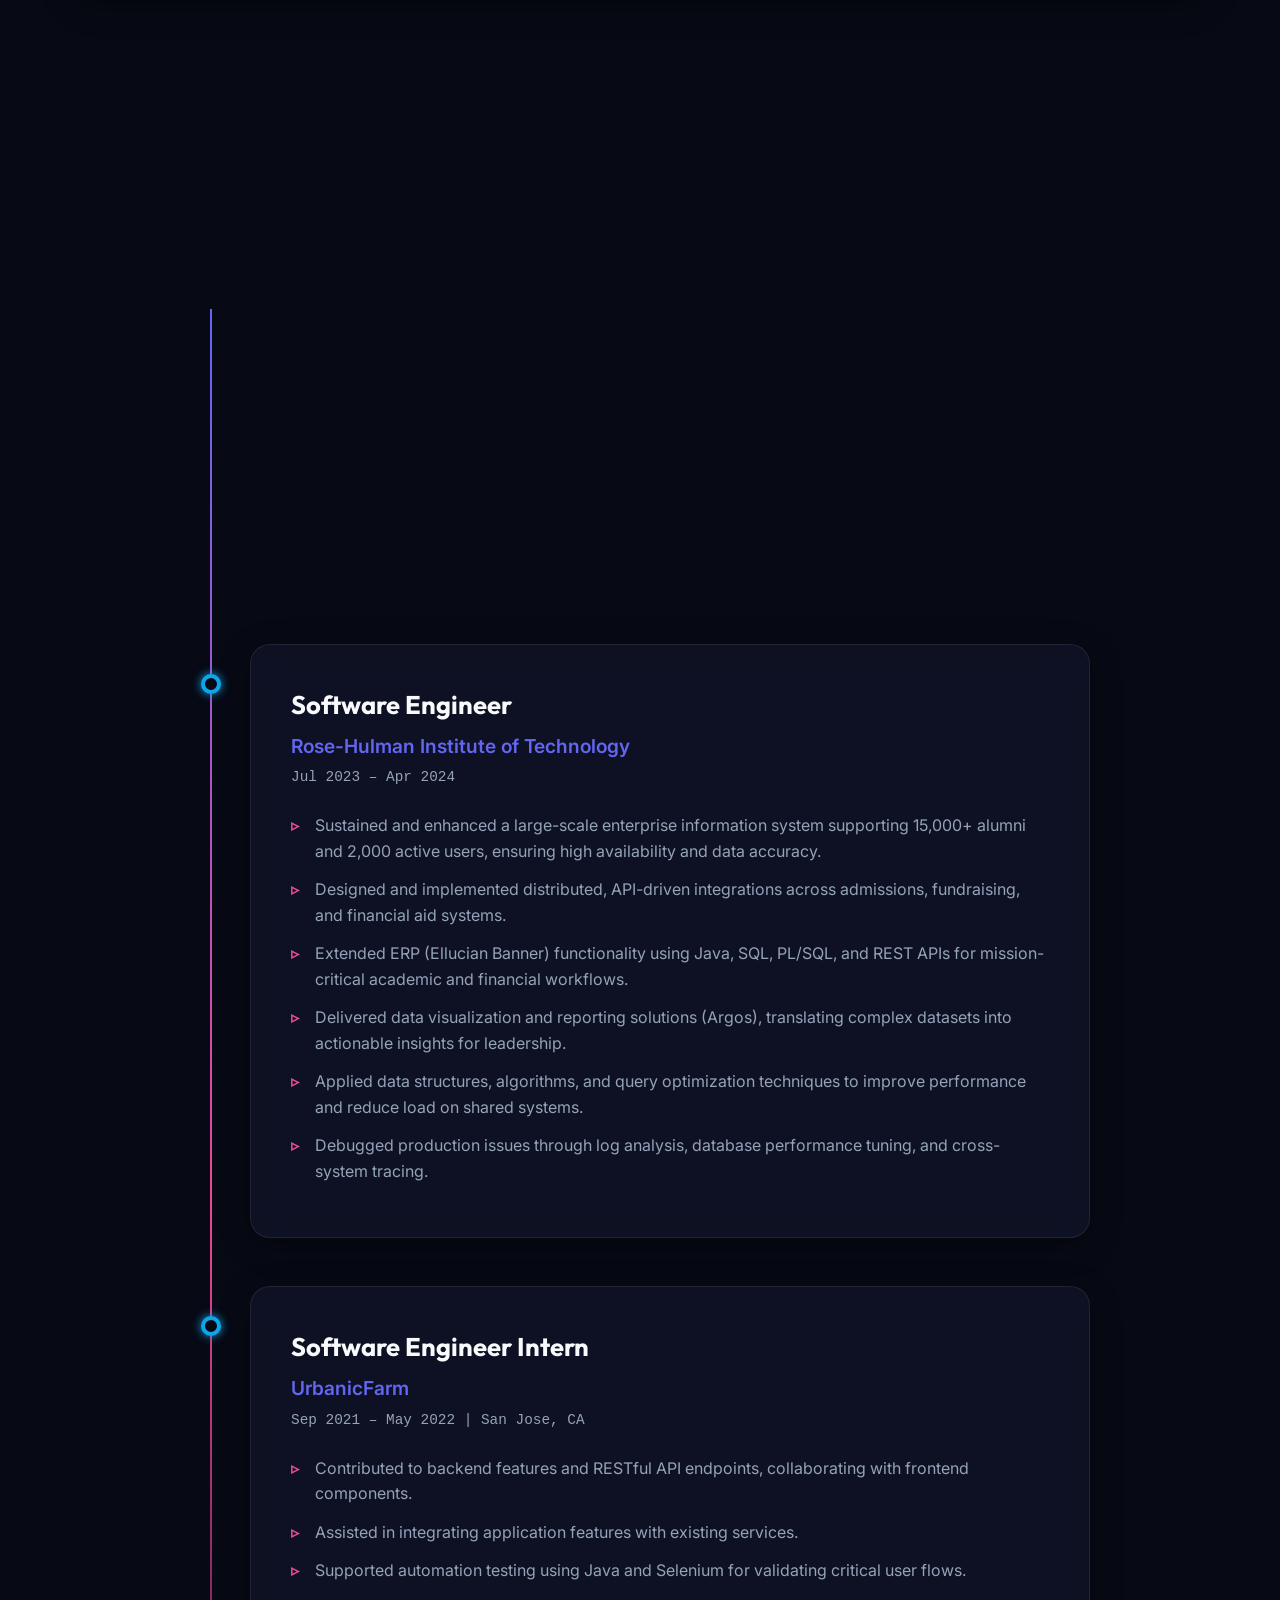
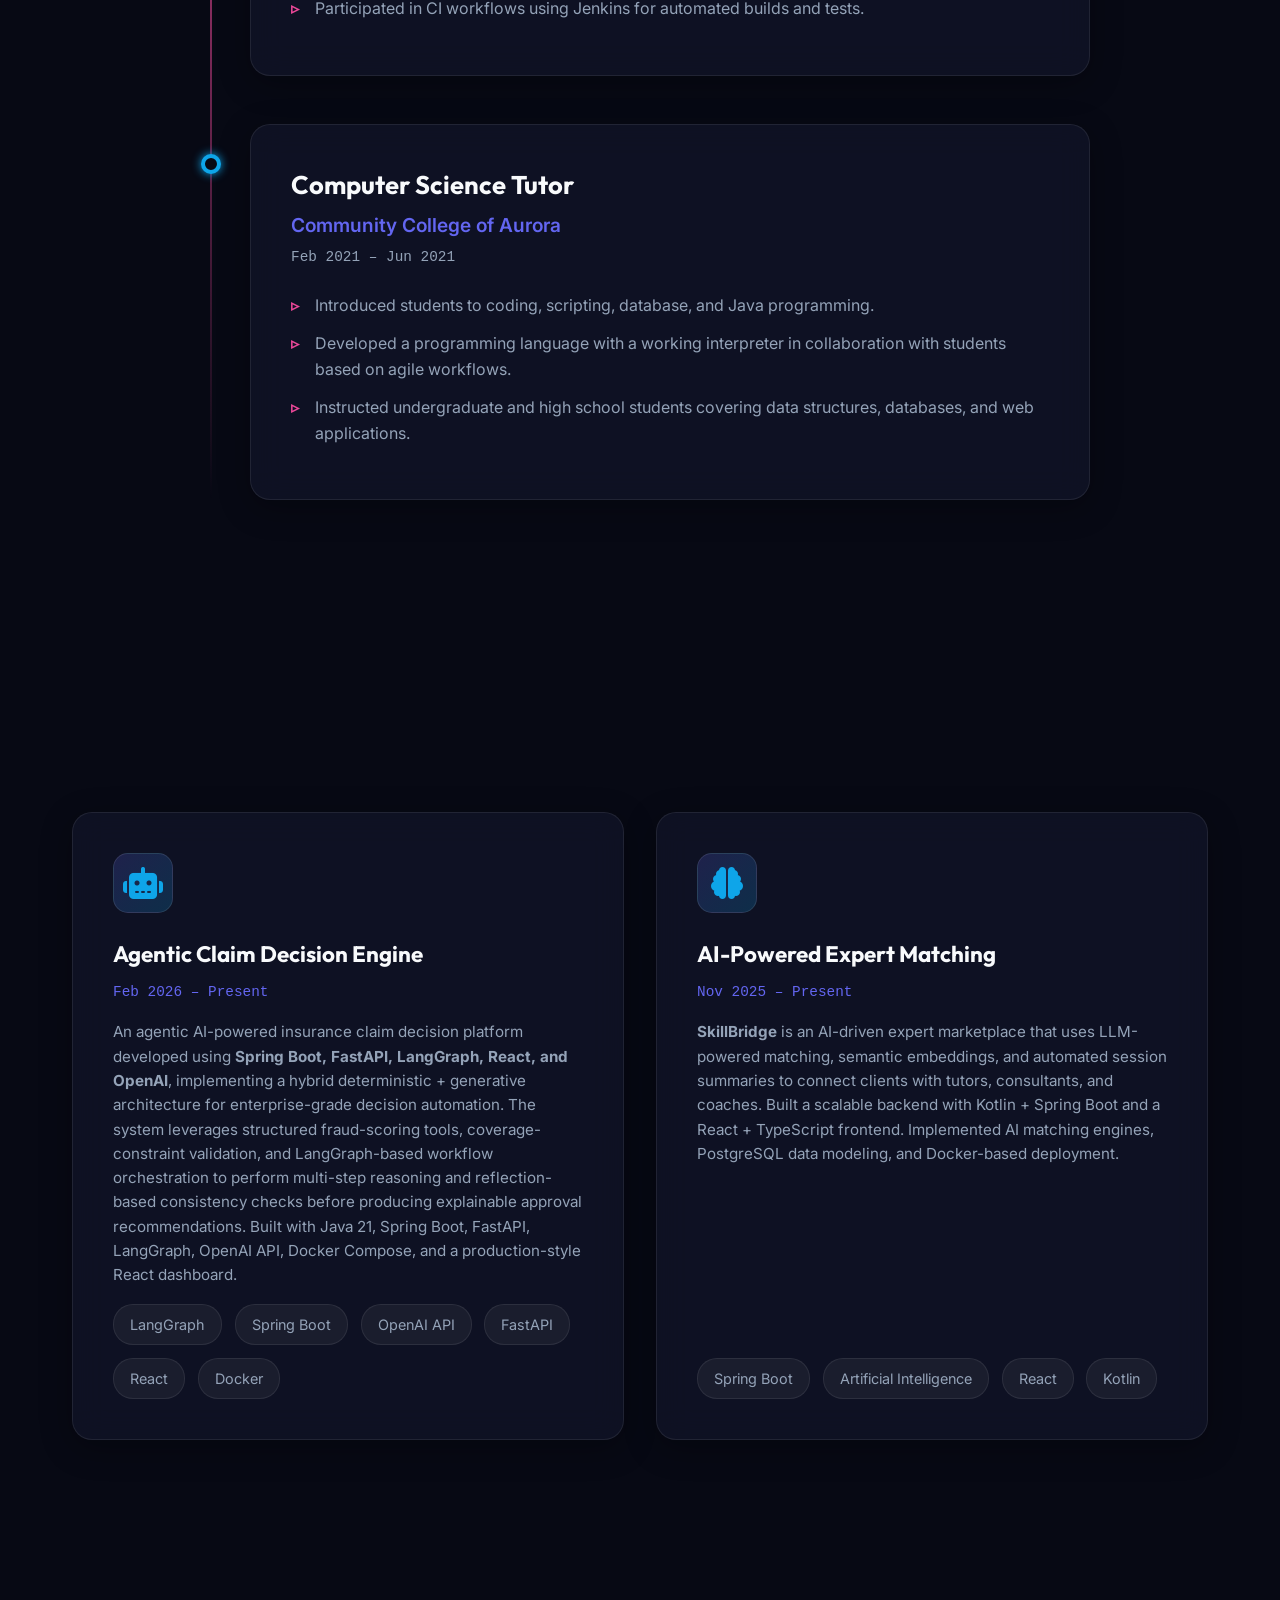
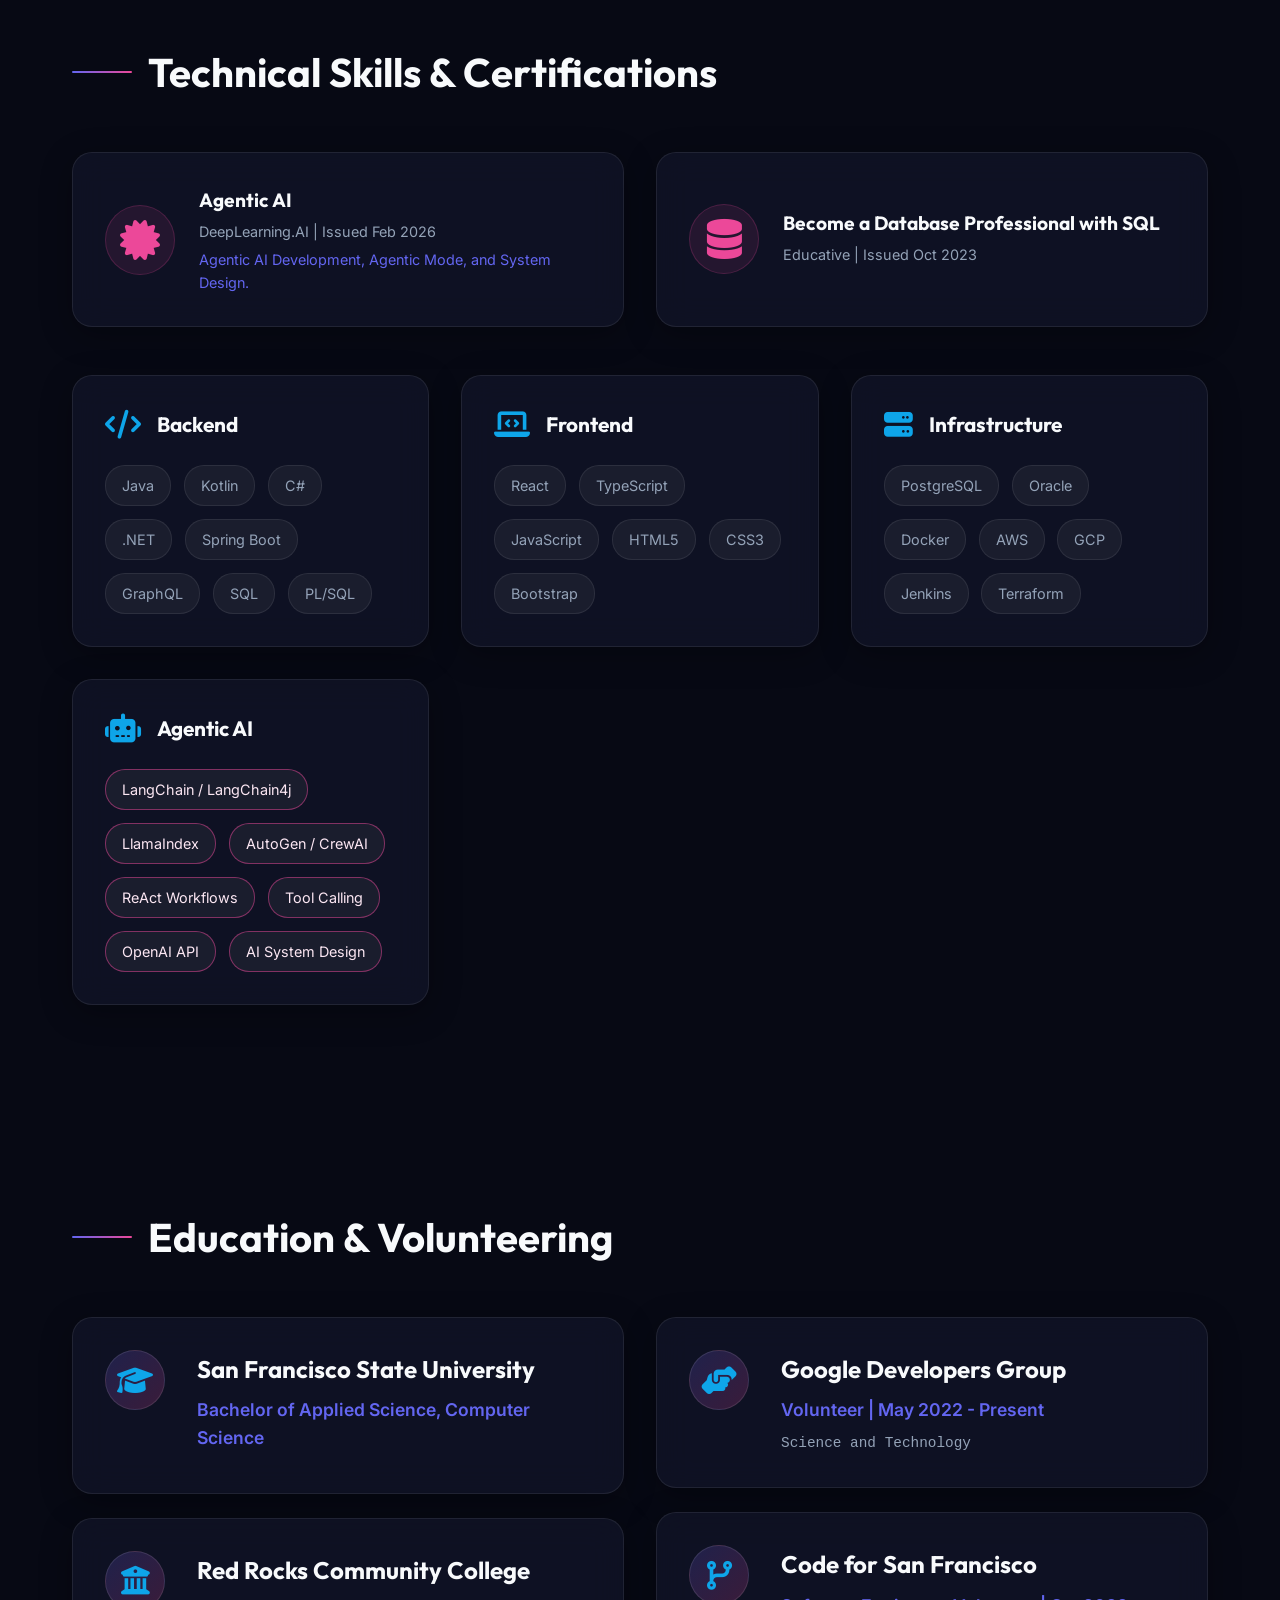
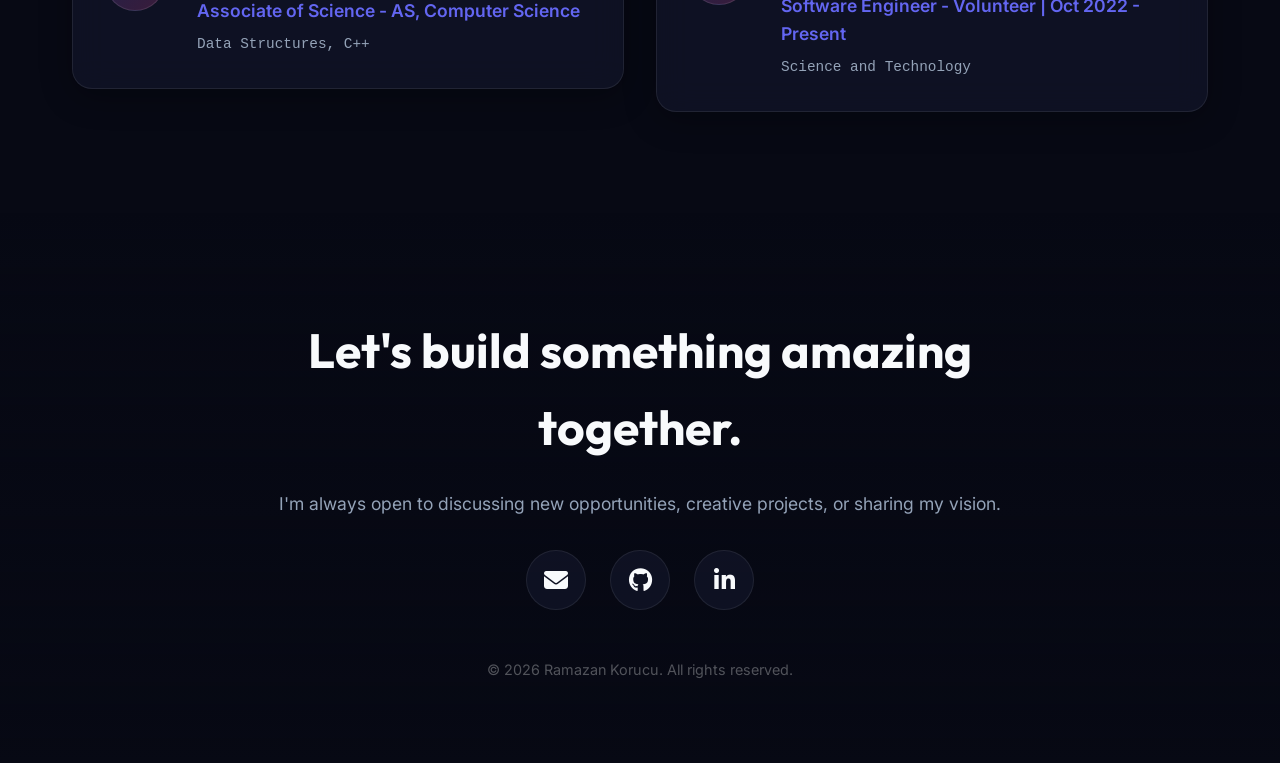
<file: portfolio/index.html>
<!doctype html>
<html lang="en">
  <head>
    <meta charset="UTF-8" />
    <meta name="viewport" content="width=device-width, initial-scale=1.0" />
    <title>Ramazan Korucu | Software Engineer & AI</title>
    <meta
      name="description"
      content="Portfolio of Ramazan Korucu, Software Engineer building production-grade AI systems and reliable cloud-native applications."
    />
    <!-- Fonts -->
    <link rel="preconnect" href="https://fonts.googleapis.com" />
    <link rel="preconnect" href="https://fonts.gstatic.com" crossorigin />
    <link
      href="https://fonts.googleapis.com/css2?family=Inter:wght@300;400;500;600;700&family=Outfit:wght@400;600;800;900&display=swap"
      rel="stylesheet"
    />
    <!-- Font Awesome -->
    <link
      rel="stylesheet"
      href="https://cdnjs.cloudflare.com/ajax/libs/font-awesome/6.4.0/css/all.min.css"
    />
    <!-- Styles -->
    <link rel="stylesheet" href="styles.css" />
  </head>
  <body>
    <div class="background-effects">
      <div class="glow glow-1"></div>
      <div class="glow glow-2"></div>
      <div class="glow glow-3"></div>
    </div>

    <!-- Navigation -->
    <nav class="navbar">
      <div class="nav-content">
        <a href="#" class="logo-link">
          <img src="avatar.png" alt="Ramazan Korucu Avatar" class="logo-img" />
        </a>
        <ul class="nav-links">
          <li><a href="#about">About</a></li>
          <li><a href="#experience">Experience</a></li>
          <li><a href="#projects">Projects</a></li>
          <li><a href="#skills">Skills & Certs</a></li>
          <li><a href="#education">Education</a></li>
        </ul>
        <div class="hamburger">
          <span></span>
          <span></span>
          <span></span>
        </div>
      </div>
    </nav>

    <main>
      <!-- Hero Section -->
      <section id="hero" class="hero section">
        <div class="hero-content">
          <p class="greeting reveal">Hello, I'm</p>
          <h1 class="name reveal delay-1">Ramazan <span>Korucu</span></h1>
          <h2 class="title reveal delay-2">
            Software Engineer | AI & Distributed Systems
          </h2>
          <p class="subtitle reveal delay-3">
            Building production-grade AI systems and reliable, cloud-native
            applications. Turning complexity into practical, user-focused
            solutions.
          </p>
          <div class="cta-buttons reveal delay-4">
            <a href="#contact" class="btn btn-primary">Let's Connect</a>
            <a
              href="https://github.com/rkorucu"
              target="_blank"
              class="btn btn-secondary"
            >
              <i class="fab fa-github"></i> GitHub
            </a>
            <a
              href="https://linkedin.com/in/rmznkrc"
              target="_blank"
              class="btn btn-secondary"
            >
              <i class="fab fa-linkedin-in"></i> LinkedIn
            </a>
          </div>
        </div>
      </section>

      <!-- About Section -->
      <section id="about" class="about section">
        <h2 class="section-title reveal">About Me</h2>
        <div class="about-content reveal">
          <div class="about-text glass-card">
            <p>
              Software Engineer focused on building production-grade AI systems
              and reliable, cloud-native applications, with a strong interest in
              backend and distributed system design. I enjoy jumping into
              unfamiliar systems, understanding how they work end-to-end, and
              turning complexity into practical, user-focused solutions.
            </p>
            <p>
              My experience includes building agentic AI workflows, modernizing
              platforms into microservice architectures, and owning features
              from design through production. I work across the stack—backend
              services, APIs, frontend applications, and infrastructure—while
              paying close attention to reliability, performance, and security.
            </p>
            <p>
              I’m particularly interested in AI platforms, developer tooling,
              and automation that improve how teams build and operate software.
              I value clear communication, thoughtful tradeoffs, and writing
              maintainable code that scales with both product and team growth.
              Outside of work, I stay active, explore new places, and follow
              market trends to sharpen long-term thinking and decision-making.
            </p>
            <div class="contact-info">
              <p><i class="fas fa-map-marker-alt"></i> United States</p>
              <p><i class="fas fa-envelope"></i> rmznkrc5@gmail.com</p>
            </div>
          </div>
        </div>
      </section>

      <!-- Experience Section -->
      <section id="experience" class="experience section">
        <h2 class="section-title reveal">Experience</h2>
        <div class="timeline">
          <div class="timeline-item reveal">
            <div class="timeline-dot"></div>
            <div class="timeline-content glass-card">
              <div class="exp-header">
                <h3>Full Stack Developer</h3>
                <span class="company">TriTech Software & Services</span>
                <span class="date">Apr 2024 – Present</span>
              </div>
              <p class="exp-desc">
                Focusing on AI-assisted development workflows, microservices
                architectures, and cloud-native backend services using Java &
                Kotlin Spring Boot. Improving scalability, executing platform
                modernizations, and delivering accessible React user interfaces
                aligned with platform standards.
              </p>
            </div>
          </div>

          <div class="timeline-item reveal">
            <div class="timeline-dot"></div>
            <div class="timeline-content glass-card">
              <div class="exp-header">
                <h3>Software Engineer</h3>
                <span class="company">Rose-Hulman Institute of Technology</span>
                <span class="date">Jul 2023 – Apr 2024</span>
              </div>
              <ul class="exp-details">
                <li>
                  Sustained and enhanced a large-scale enterprise information
                  system supporting 15,000+ alumni and 2,000 active users,
                  ensuring high availability and data accuracy.
                </li>
                <li>
                  Designed and implemented distributed, API-driven integrations
                  across admissions, fundraising, and financial aid systems.
                </li>
                <li>
                  Extended ERP (Ellucian Banner) functionality using Java, SQL,
                  PL/SQL, and REST APIs for mission-critical academic and
                  financial workflows.
                </li>
                <li>
                  Delivered data visualization and reporting solutions (Argos),
                  translating complex datasets into actionable insights for
                  leadership.
                </li>
                <li>
                  Applied data structures, algorithms, and query optimization
                  techniques to improve performance and reduce load on shared
                  systems.
                </li>
                <li>
                  Debugged production issues through log analysis, database
                  performance tuning, and cross-system tracing.
                </li>
              </ul>
            </div>
          </div>

          <div class="timeline-item reveal">
            <div class="timeline-dot"></div>
            <div class="timeline-content glass-card">
              <div class="exp-header">
                <h3>Software Engineer Intern</h3>
                <span class="company">UrbanicFarm</span>
                <span class="date">Sep 2021 – May 2022 | San Jose, CA</span>
              </div>
              <ul class="exp-details">
                <li>
                  Contributed to backend features and RESTful API endpoints,
                  collaborating with frontend components.
                </li>
                <li>
                  Assisted in integrating application features with existing
                  services.
                </li>
                <li>
                  Supported automation testing using Java and Selenium for
                  validating critical user flows.
                </li>
                <li>
                  Participated in CI workflows using Jenkins for automated
                  builds and tests.
                </li>
              </ul>
            </div>
          </div>

          <div class="timeline-item reveal">
            <div class="timeline-dot"></div>
            <div class="timeline-content glass-card">
              <div class="exp-header">
                <h3>Computer Science Tutor</h3>
                <span class="company">Community College of Aurora</span>
                <span class="date">Feb 2021 – Jun 2021</span>
              </div>
              <ul class="exp-details">
                <li>
                  Introduced students to coding, scripting, database, and Java
                  programming.
                </li>
                <li>
                  Developed a programming language with a working interpreter in
                  collaboration with students based on agile workflows.
                </li>
                <li>
                  Instructed undergraduate and high school students covering
                  data structures, databases, and web applications.
                </li>
              </ul>
            </div>
          </div>
        </div>
      </section>

      <!-- Projects Section -->
      <section id="projects" class="projects section">
        <h2 class="section-title reveal">Featured Projects</h2>
        <div class="projects-grid">
          <div class="project-card glass-card reveal">
            <div class="project-icon"><i class="fas fa-robot"></i></div>
            <h3>Agentic Claim Decision Engine</h3>
            <span class="date">Feb 2026 – Present</span>
            <p>
              An agentic AI-powered insurance claim decision platform developed
              using
              <strong>Spring Boot, FastAPI, LangGraph, React, and OpenAI</strong
              >, implementing a hybrid deterministic + generative architecture
              for enterprise-grade decision automation. The system leverages
              structured fraud-scoring tools, coverage-constraint validation,
              and LangGraph-based workflow orchestration to perform multi-step
              reasoning and reflection-based consistency checks before producing
              explainable approval recommendations. Built with Java 21, Spring
              Boot, FastAPI, LangGraph, OpenAI API, Docker Compose, and a
              production-style React dashboard.
            </p>
            <div class="skill-tags" style="margin-top: 1rem">
              <span>LangGraph</span><span>Spring Boot</span
              ><span>OpenAI API</span><span>FastAPI</span><span>React</span
              ><span>Docker</span>
            </div>
          </div>

          <div class="project-card glass-card reveal delay-1">
            <div class="project-icon"><i class="fas fa-brain"></i></div>
            <h3>AI-Powered Expert Matching</h3>
            <span class="date">Nov 2025 – Present</span>
            <p>
              <strong>SkillBridge</strong> is an AI-driven expert marketplace
              that uses LLM-powered matching, semantic embeddings, and automated
              session summaries to connect clients with tutors, consultants, and
              coaches. Built a scalable backend with Kotlin + Spring Boot and a
              React + TypeScript frontend. Implemented AI matching engines,
              PostgreSQL data modeling, and Docker-based deployment.
            </p>
            <div class="skill-tags" style="margin-top: 1rem">
              <span>Spring Boot</span><span>Artificial Intelligence</span
              ><span>React</span><span>Kotlin</span>
            </div>
          </div>
        </div>
      </section>

      <!-- Skills & Certifications Section -->
      <section id="skills" class="skills section">
        <h2 class="section-title reveal">Technical Skills & Certifications</h2>

        <div class="certs-grid reveal" style="margin-bottom: 3rem">
          <div class="cert-card glass-card">
            <i class="fas fa-certificate cert-icon"></i>
            <div class="cert-info">
              <h3>Agentic AI</h3>
              <span class="issuer">DeepLearning.AI | Issued Feb 2026</span>
              <p>Agentic AI Development, Agentic Mode, and System Design.</p>
            </div>
          </div>
          <div class="cert-card glass-card">
            <i class="fas fa-database cert-icon"></i>
            <div class="cert-info">
              <h3>Become a Database Professional with SQL</h3>
              <span class="issuer">Educative | Issued Oct 2023</span>
            </div>
          </div>
        </div>

        <div class="skills-grid">
          <div class="skill-category glass-card reveal">
            <div class="skill-header">
              <i class="fas fa-code"></i>
              <h3>Backend</h3>
            </div>
            <div class="skill-tags">
              <span>Java</span><span>Kotlin</span><span>C#</span
              ><span>.NET</span> <span>Spring Boot</span><span>GraphQL</span
              ><span>SQL</span><span>PL/SQL</span>
            </div>
          </div>

          <div class="skill-category glass-card reveal delay-1">
            <div class="skill-header">
              <i class="fas fa-laptop-code"></i>
              <h3>Frontend</h3>
            </div>
            <div class="skill-tags">
              <span>React</span><span>TypeScript</span><span>JavaScript</span>
              <span>HTML5</span><span>CSS3</span><span>Bootstrap</span>
            </div>
          </div>

          <div class="skill-category glass-card reveal delay-2">
            <div class="skill-header">
              <i class="fas fa-server"></i>
              <h3>Infrastructure</h3>
            </div>
            <div class="skill-tags">
              <span>PostgreSQL</span><span>Oracle</span><span>Docker</span>
              <span>AWS</span><span>GCP</span><span>Jenkins</span
              ><span>Terraform</span>
            </div>
          </div>

          <div class="skill-category glass-card reveal delay-3">
            <div class="skill-header">
              <i class="fas fa-robot"></i>
              <h3>Agentic AI</h3>
            </div>
            <div class="skill-tags">
              <span class="highlight">LangChain / LangChain4j</span>
              <span class="highlight">LlamaIndex</span>
              <span class="highlight">AutoGen / CrewAI</span>
              <span class="highlight">ReAct Workflows</span>
              <span class="highlight">Tool Calling</span>
              <span class="highlight">OpenAI API</span>
              <span class="highlight">AI System Design</span>
            </div>
          </div>
        </div>
      </section>

      <!-- Education & Volunteering -->
      <section id="education" class="education section">
        <h2 class="section-title reveal">Education & Volunteering</h2>
        <div class="edu-grid">
          <div
            class="flex-column"
            style="display: flex; flex-direction: column; gap: 1.5rem"
          >
            <div class="edu-card glass-card reveal">
              <div class="edu-icon"><i class="fas fa-graduation-cap"></i></div>
              <div class="edu-details">
                <h3>San Francisco State University</h3>
                <span class="university"
                  >Bachelor of Applied Science, Computer Science</span
                >
              </div>
            </div>

            <div class="edu-card glass-card reveal delay-1">
              <div class="edu-icon"><i class="fas fa-university"></i></div>
              <div class="edu-details">
                <h3>Red Rocks Community College</h3>
                <span class="university"
                  >Associate of Science - AS, Computer Science</span
                >
                <span class="date">Data Structures, C++</span>
              </div>
            </div>
          </div>

          <div
            class="flex-column"
            style="display: flex; flex-direction: column; gap: 1.5rem"
          >
            <div class="edu-card glass-card reveal delay-2">
              <div class="edu-icon"><i class="fas fa-hands-helping"></i></div>
              <div class="edu-details">
                <h3>Google Developers Group</h3>
                <span class="university">Volunteer | May 2022 - Present</span>
                <span class="date">Science and Technology</span>
              </div>
            </div>

            <div class="edu-card glass-card reveal delay-3">
              <div class="edu-icon"><i class="fas fa-code-branch"></i></div>
              <div class="edu-details">
                <h3>Code for San Francisco</h3>
                <span class="university"
                  >Software Engineer - Volunteer | Oct 2022 - Present</span
                >
                <span class="date">Science and Technology</span>
              </div>
            </div>
          </div>
        </div>
      </section>
    </main>

    <footer id="contact">
      <div class="footer-content">
        <h2>Let's build something amazing together.</h2>
        <p>
          I'm always open to discussing new opportunities, creative projects, or
          sharing my vision.
        </p>
        <div class="social-links">
          <a
            href="mailto:rmznkrc5@gmail.com"
            class="social-btn"
            aria-label="Email"
            ><i class="fas fa-envelope"></i
          ></a>
          <a
            href="https://github.com/rkorucu"
            target="_blank"
            class="social-btn"
            aria-label="GitHub"
            ><i class="fab fa-github"></i
          ></a>
          <a
            href="https://linkedin.com/in/rmznkrc"
            target="_blank"
            class="social-btn"
            aria-label="LinkedIn"
            ><i class="fab fa-linkedin-in"></i
          ></a>
        </div>
        <p class="copyright">
          &copy; 2026 Ramazan Korucu. All rights reserved.
        </p>
      </div>
    </footer>

    <script src="script.js"></script>
  </body>
</html>
</file>
<file: styles.css>
:root {
  --bg-dark: #070914;
  --bg-card: rgba(20, 24, 45, 0.6);
  --primary: #6366f1;
  --primary-glow: rgba(99, 102, 241, 0.5);
  --secondary: #ec4899;
  --accent: #0ea5e9;
  --text-main: #f8fafc;
  --text-muted: #94a3b8;
  --border-color: rgba(255, 255, 255, 0.08);
  --font-heading: "Outfit", sans-serif;
  --font-body: "Inter", sans-serif;
  --transition-smooth: all 0.4s cubic-bezier(0.4, 0, 0.2, 1);
}

* {
  margin: 0;
  padding: 0;
  box-sizing: border-box;
}
html {
  scroll-behavior: smooth;
}

body {
  background-color: var(--bg-dark);
  color: var(--text-main);
  font-family: var(--font-body);
  line-height: 1.6;
  overflow-x: hidden;
  position: relative;
}

/* Background Glowing Effects */
.background-effects {
  position: fixed;
  top: 0;
  left: 0;
  width: 100vw;
  height: 100vh;
  z-index: -1;
  overflow: hidden;
  pointer-events: none;
}

.glow {
  position: absolute;
  width: 600px;
  height: 600px;
  border-radius: 50%;
  filter: blur(120px);
  opacity: 0.4;
  animation: float 20s infinite ease-in-out;
}

.glow-1 {
  top: -10%;
  left: -10%;
  background: radial-gradient(circle, var(--primary) 0%, transparent 70%);
}

.glow-2 {
  bottom: 20%;
  right: -10%;
  background: radial-gradient(circle, var(--secondary) 0%, transparent 70%);
  animation-delay: -5s;
}

.glow-3 {
  top: 40%;
  left: 30%;
  background: radial-gradient(circle, var(--accent) 0%, transparent 50%);
  animation-delay: -10s;
  width: 400px;
  height: 400px;
}

@keyframes float {
  0%,
  100% {
    transform: translateY(0) scale(1);
  }
  50% {
    transform: translateY(-30px) scale(1.05);
  }
}

/* Glassmorphism Classes */
.glass-card {
  background: var(--bg-card);
  backdrop-filter: blur(16px);
  -webkit-backdrop-filter: blur(16px);
  border: 1px solid var(--border-color);
  border-radius: 20px;
  box-shadow: 0 8px 32px 0 rgba(0, 0, 0, 0.3);
  transition: var(--transition-smooth);
}

.glass-card:hover {
  border-color: rgba(255, 255, 255, 0.15);
  transform: translateY(-5px);
  box-shadow:
    0 15px 40px 0 rgba(0, 0, 0, 0.5),
    0 0 20px 0 var(--primary-glow);
}

h1,
h2,
h3,
h4,
h5,
h6 {
  font-family: var(--font-heading);
  font-weight: 700;
}

/* Navigation */
.navbar {
  position: fixed;
  top: 0;
  left: 0;
  width: 100%;
  padding: 20px 0;
  z-index: 1000;
  transition: var(--transition-smooth);
}

.navbar.scrolled {
  background: rgba(7, 9, 20, 0.85);
  backdrop-filter: blur(12px);
  border-bottom: 1px solid var(--border-color);
  padding: 15px 0;
}

.nav-content {
  max-width: 1200px;
  margin: 0 auto;
  padding: 0 2rem;
  display: flex;
  justify-content: space-between;
  align-items: center;
}

.logo-link {
  display: flex;
  align-items: center;
  text-decoration: none;
}

.logo-img {
  height: 50px;
  width: auto;
  border-radius: 8px;
  box-shadow: 0 0 15px var(--primary-glow);
  transition: var(--transition-smooth);
}

.logo-link:hover .logo-img {
  transform: scale(1.05);
  box-shadow: 0 0 25px var(--primary-glow);
}

.nav-links {
  list-style: none;
  display: flex;
  gap: 2rem;
}

.nav-links a {
  color: var(--text-muted);
  text-decoration: none;
  font-weight: 500;
  transition: var(--transition-smooth);
  position: relative;
  font-size: 0.95rem;
}

.nav-links a::after {
  content: "";
  position: absolute;
  bottom: -5px;
  left: 0;
  width: 0;
  height: 2px;
  background: linear-gradient(90deg, var(--primary), var(--accent));
  transition: var(--transition-smooth);
}

.nav-links a:hover,
.nav-links a.active {
  color: var(--text-main);
}
.nav-links a:hover::after,
.nav-links a.active::after {
  width: 100%;
}

.hamburger {
  display: none;
  cursor: pointer;
  z-index: 100;
}
.hamburger span {
  display: block;
  width: 25px;
  height: 2px;
  background: var(--text-main);
  margin: 5px 0;
  transition: var(--transition-smooth);
}

/* Global Sections */
.section {
  padding: 100px 2rem;
  max-width: 1200px;
  margin: 0 auto;
}
.section-title {
  font-size: 2.5rem;
  margin-bottom: 3rem;
  display: flex;
  align-items: center;
  gap: 1rem;
}
.section-title::before {
  content: "";
  height: 2px;
  width: 60px;
  background: linear-gradient(90deg, var(--primary), var(--secondary));
  display: block;
  border-radius: 2px;
}

/* Hero Section */
.hero {
  min-height: 100vh;
  display: flex;
  align-items: center;
  padding-top: 150px;
}
.hero-content {
  max-width: 800px;
}
.greeting {
  color: var(--accent);
  font-family: var(--font-heading);
  font-size: 1.2rem;
  font-weight: 600;
  margin-bottom: 1rem;
  letter-spacing: 2px;
  text-transform: uppercase;
}

.name {
  font-size: 5rem;
  line-height: 1.1;
  margin-bottom: 1rem;
  letter-spacing: -2px;
}
.name span {
  background: linear-gradient(
    45deg,
    var(--primary),
    var(--accent),
    var(--secondary)
  );
  -webkit-background-clip: text;
  -webkit-text-fill-color: transparent;
  background-clip: text;
  color: transparent;
}

.title {
  font-size: 2.5rem;
  color: var(--text-muted);
  margin-bottom: 1.5rem;
  font-weight: 600;
}
.subtitle {
  font-size: 1.2rem;
  color: var(--text-muted);
  margin-bottom: 3rem;
  max-width: 600px;
}
.cta-buttons {
  display: flex;
  gap: 1rem;
  flex-wrap: wrap;
}
.btn {
  padding: 0.8rem 1.8rem;
  border-radius: 30px;
  text-decoration: none;
  font-weight: 600;
  font-family: var(--font-heading);
  transition: var(--transition-smooth);
  display: inline-flex;
  align-items: center;
  gap: 0.5rem;
}

.btn-primary {
  background: linear-gradient(45deg, var(--primary), var(--secondary));
  color: white;
  box-shadow: 0 4px 15px rgba(99, 102, 241, 0.4);
}
.btn-primary:hover {
  transform: translateY(-3px);
  box-shadow: 0 8px 25px rgba(99, 102, 241, 0.6);
}

.btn-secondary {
  background: var(--bg-card);
  border: 1px solid var(--border-color);
  color: var(--text-main);
}
.btn-secondary:hover {
  background: rgba(255, 255, 255, 0.1);
  transform: translateY(-3px);
}

/* About Section */
.about-content {
  display: flex;
  gap: 3rem;
  align-items: center;
}
.about-text {
  padding: 3rem;
  flex: 1;
}
.about-text p {
  margin-bottom: 1.5rem;
  font-size: 1.1rem;
  color: var(--text-muted);
}
.about-text strong {
  color: var(--text-main);
}

.contact-info {
  margin-top: 2rem;
  display: flex;
  gap: 2rem;
  flex-wrap: wrap;
}
.contact-info p {
  margin-bottom: 0;
  display: flex;
  align-items: center;
  gap: 0.8rem;
  font-size: 1rem;
  color: var(--text-main);
}
.contact-info i {
  color: var(--accent);
  font-size: 1.2rem;
}

/* Experience Section Timeline */
.timeline {
  position: relative;
  max-width: 900px;
  margin: 0 auto;
}
.timeline::before {
  content: "";
  position: absolute;
  left: 20px;
  top: 0;
  bottom: 0;
  width: 2px;
  background: linear-gradient(
    to bottom,
    var(--primary),
    var(--secondary),
    transparent
  );
}

.timeline-item {
  position: relative;
  padding-left: 60px;
  margin-bottom: 3rem;
}
.timeline-item:last-child {
  margin-bottom: 0;
}

.timeline-dot {
  position: absolute;
  left: 11px;
  top: 30px;
  width: 20px;
  height: 20px;
  background: var(--bg-dark);
  border: 4px solid var(--accent);
  border-radius: 50%;
  z-index: 2;
  box-shadow: 0 0 10px var(--accent);
}

.timeline-content {
  padding: 2.5rem;
}
.exp-header {
  margin-bottom: 1.5rem;
}
.exp-header h3 {
  font-size: 1.6rem;
  color: var(--text-main);
  margin-bottom: 0.3rem;
}
.company {
  display: block;
  font-size: 1.2rem;
  color: var(--primary);
  font-weight: 600;
  margin-bottom: 0.3rem;
}
.date {
  display: block;
  font-size: 0.9rem;
  color: var(--text-muted);
  font-family: monospace;
}
.exp-details {
  list-style: none;
}
.exp-details li {
  margin-bottom: 0.8rem;
  position: relative;
  padding-left: 1.5rem;
  color: var(--text-muted);
}
.exp-details li::before {
  content: "▹";
  position: absolute;
  left: 0;
  color: var(--secondary);
  font-weight: bold;
}

/* Skills Section */
.skills-grid {
  display: grid;
  grid-template-columns: repeat(auto-fit, minmax(280px, 1fr));
  gap: 2rem;
}
.skill-category {
  padding: 2rem;
}
.skill-header {
  display: flex;
  align-items: center;
  gap: 1rem;
  margin-bottom: 1.5rem;
}
.skill-header i {
  font-size: 1.8rem;
  color: var(--accent);
}
.skill-header h3 {
  font-size: 1.3rem;
}
.skill-tags {
  display: flex;
  flex-wrap: wrap;
  gap: 0.8rem;
}
.skill-tags span {
  background: rgba(255, 255, 255, 0.05);
  border: 1px solid var(--border-color);
  padding: 0.5rem 1rem;
  border-radius: 20px;
  font-size: 0.9rem;
  color: var(--text-muted);
  transition: var(--transition-smooth);
}
.skill-tags span:hover {
  background: rgba(99, 102, 241, 0.1);
  color: var(--text-main);
  border-color: var(--primary);
  transform: translateY(-2px);
}
.skill-tags span.highlight {
  border-color: rgba(236, 72, 153, 0.5);
  color: #fce7f3;
}

/* Education Section */
.edu-card {
  display: flex;
  padding: 3rem;
  gap: 2rem;
  align-items: center;
  max-width: 800px;
}
.edu-icon {
  width: 80px;
  height: 80px;
  background: linear-gradient(
    135deg,
    rgba(99, 102, 241, 0.2),
    rgba(236, 72, 153, 0.2)
  );
  border-radius: 50%;
  display: flex;
  justify-content: center;
  align-items: center;
  font-size: 2.5rem;
  color: var(--accent);
  flex-shrink: 0;
  border: 1px solid rgba(255, 255, 255, 0.1);
}
.edu-details h3 {
  font-size: 1.5rem;
  margin-bottom: 0.5rem;
}
.edu-details .university {
  display: block;
  color: var(--primary);
  font-weight: 600;
  font-size: 1.1rem;
  margin-bottom: 0.5rem;
}

/* Footer */
footer {
  padding: 100px 2rem 50px;
  text-align: center;
  background: linear-gradient(to top, rgba(7, 9, 20, 1), transparent);
}
.footer-content {
  max-width: 800px;
  margin: 0 auto;
}
.footer-content h2 {
  font-size: 3rem;
  margin-bottom: 1.5rem;
}
.footer-content p {
  color: var(--text-muted);
  font-size: 1.1rem;
  margin-bottom: 2rem;
}
.social-links {
  display: flex;
  justify-content: center;
  gap: 1.5rem;
  margin-bottom: 3rem;
}
.social-btn {
  width: 60px;
  height: 60px;
  border-radius: 50%;
  background: var(--bg-card);
  border: 1px solid var(--border-color);
  display: flex;
  justify-content: center;
  align-items: center;
  font-size: 1.5rem;
  color: var(--text-main);
  text-decoration: none;
  transition: var(--transition-smooth);
}
.social-btn:hover {
  background: var(--primary);
  box-shadow: 0 0 20px var(--primary-glow);
  transform: translateY(-5px);
  border-color: var(--primary);
}
.copyright {
  font-size: 0.9rem !important;
  color: rgba(255, 255, 255, 0.3) !important;
}

/* Projects Section */
.projects-grid {
  display: grid;
  grid-template-columns: repeat(auto-fit, minmax(320px, 1fr));
  gap: 2rem;
}
.project-card {
  padding: 2.5rem;
  display: flex;
  flex-direction: column;
}
.project-icon {
  width: 60px;
  height: 60px;
  background: linear-gradient(
    135deg,
    rgba(99, 102, 241, 0.2),
    rgba(14, 165, 233, 0.2)
  );
  border-radius: 15px;
  display: flex;
  justify-content: center;
  align-items: center;
  font-size: 2rem;
  color: var(--accent);
  margin-bottom: 1.5rem;
  border: 1px solid rgba(255, 255, 255, 0.1);
}
.project-card h3 {
  font-size: 1.4rem;
  margin-bottom: 0.5rem;
  color: var(--text-main);
}
.project-card .date {
  font-size: 0.9rem;
  color: var(--primary);
  font-family: monospace;
  margin-bottom: 1rem;
  display: block;
}
.project-card p {
  color: var(--text-muted);
  flex-grow: 1;
  font-size: 0.95rem;
}

/* Certifications Section */
.certs-grid {
  display: grid;
  grid-template-columns: repeat(auto-fit, minmax(400px, 1fr));
  gap: 2rem;
}
.cert-card {
  display: flex;
  align-items: center;
  padding: 2rem;
  gap: 1.5rem;
}
.cert-icon {
  font-size: 2.5rem;
  color: var(--secondary);
  background: rgba(236, 72, 153, 0.1);
  width: 70px;
  height: 70px;
  display: flex;
  justify-content: center;
  align-items: center;
  border-radius: 50%;
  border: 1px solid rgba(236, 72, 153, 0.2);
  flex-shrink: 0;
}
.cert-info h3 {
  font-size: 1.2rem;
  margin-bottom: 0.3rem;
}
.cert-info .issuer {
  color: var(--text-muted);
  font-size: 0.9rem;
  display: block;
  margin-bottom: 0.3rem;
}
.cert-info p {
  font-size: 0.9rem;
  color: var(--primary);
  margin-bottom: 0;
}

/* Extended Education / Volunteering */
.edu-grid {
  display: grid;
  grid-template-columns: repeat(auto-fit, minmax(380px, 1fr));
  gap: 2rem;
}
.edu-grid .edu-card {
  padding: 2rem;
  max-width: 100%;
  align-items: flex-start;
}
.edu-grid .edu-icon {
  width: 60px;
  height: 60px;
  font-size: 1.8rem;
}
.edu-details .date {
  display: block;
  font-size: 0.9rem;
  color: var(--text-muted);
  margin-top: 0.5rem;
  font-family: monospace;
}
.flex-column {
  display: flex;
  flex-direction: column;
  gap: 1.5rem;
}

/* Reveal Animations */
.reveal {
  opacity: 0;
  transform: translateY(40px);
  transition: all 0.8s cubic-bezier(0.5, 0, 0, 1);
}
.reveal.active {
  opacity: 1;
  transform: translateY(0);
}
.delay-1 {
  transition-delay: 0.1s;
}
.delay-2 {
  transition-delay: 0.2s;
}
.delay-3 {
  transition-delay: 0.3s;
}
.delay-4 {
  transition-delay: 0.4s;
}

/* Responsive */
@media (max-width: 900px) {
  .name {
    font-size: 3.5rem;
  }
  .title {
    font-size: 2rem;
  }
  .about-content {
    flex-direction: column;
  }
  .timeline::before {
    left: 0;
  }
  .timeline-item {
    padding-left: 30px;
  }
  .timeline-dot {
    left: -9px;
    width: 16px;
    height: 16px;
    top: 32px;
  }
  .edu-card {
    flex-direction: column;
    text-align: center;
  }
}

@media (max-width: 768px) {
  .nav-links {
    position: fixed;
    right: -100%;
    top: 0;
    height: 100vh;
    width: 80%;
    max-width: 300px;
    background: var(--bg-card);
    backdrop-filter: blur(20px);
    flex-direction: column;
    justify-content: center;
    align-items: center;
    transition: 0.5s ease;
    border-left: 1px solid var(--border-color);
  }
  .nav-links.active {
    right: 0;
  }
  .hamburger {
    display: block;
  }
  .hamburger.active span:nth-child(1) {
    transform: translateY(7px) rotate(45deg);
  }
  .hamburger.active span:nth-child(2) {
    opacity: 0;
  }
  .hamburger.active span:nth-child(3) {
    transform: translateY(-7px) rotate(-45deg);
  }
  .section {
    padding: 80px 1.5rem;
  }
  .hero {
    text-align: center;
    justify-content: center;
  }
  .cta-buttons {
    justify-content: center;
  }
  .footer-content h2 {
    font-size: 2rem;
  }
}

/* ━━━━━━━━━━ Project Detail Sections ━━━━━━━━━━ */
.project-detail {
  padding: 3rem;
  margin-bottom: 3rem;
}

.project-detail-header {
  display: flex;
  gap: 2rem;
  align-items: flex-start;
  margin-bottom: 2.5rem;
  padding-bottom: 2rem;
  border-bottom: 1px solid var(--border-color);
}

.project-detail-header h3 {
  font-size: 1.8rem;
  color: var(--text-main);
  margin-bottom: 0.5rem;
}

.project-one-liner {
  color: var(--text-muted);
  font-size: 1.05rem;
  margin-bottom: 0.8rem;
  line-height: 1.6;
}

.project-link {
  display: inline-flex;
  align-items: center;
  gap: 0.5rem;
  color: var(--accent);
  text-decoration: none;
  font-size: 0.95rem;
  font-weight: 600;
  transition: var(--transition-smooth);
}

.project-link:hover {
  color: var(--primary);
  transform: translateX(3px);
}

.project-section {
  margin-bottom: 2.5rem;
}

.project-section:last-child {
  margin-bottom: 0;
}

.project-section h4 {
  font-size: 1.2rem;
  color: var(--accent);
  margin-bottom: 1rem;
  font-family: var(--font-heading);
  letter-spacing: 0.5px;
  display: flex;
  align-items: center;
  gap: 0.5rem;
}

.project-section h4::before {
  content: "";
  width: 4px;
  height: 20px;
  background: linear-gradient(to bottom, var(--primary), var(--accent));
  border-radius: 2px;
  display: inline-block;
}

.project-section > p {
  color: var(--text-muted);
  font-size: 1rem;
  line-height: 1.7;
  margin-bottom: 1rem;
}

.project-section > ul {
  list-style: none;
  padding: 0;
}

.project-section > ul > li {
  margin-bottom: 0.8rem;
  position: relative;
  padding-left: 1.5rem;
  color: var(--text-muted);
  font-size: 0.95rem;
  line-height: 1.6;
}

.project-section > ul > li::before {
  content: "▹";
  position: absolute;
  left: 0;
  color: var(--secondary);
  font-weight: bold;
}

.project-section > ul > li strong {
  color: var(--text-main);
}

.project-section > ul > li code {
  background: rgba(99, 102, 241, 0.15);
  padding: 0.15rem 0.5rem;
  border-radius: 4px;
  font-size: 0.85rem;
  color: var(--accent);
  font-family: "Fira Code", "SF Mono", monospace;
}

.execution-steps {
  list-style: none;
  padding: 0;
  counter-reset: step-counter;
}

.execution-steps > li {
  counter-increment: step-counter;
  margin-bottom: 1rem;
  position: relative;
  padding-left: 2.5rem;
  color: var(--text-muted);
  font-size: 0.95rem;
  line-height: 1.6;
}

.execution-steps > li::before {
  content: counter(step-counter);
  position: absolute;
  left: 0;
  top: 0;
  width: 24px;
  height: 24px;
  background: linear-gradient(135deg, var(--primary), var(--accent));
  border-radius: 50%;
  display: flex;
  justify-content: center;
  align-items: center;
  font-size: 0.75rem;
  font-weight: 700;
  color: white;
  font-family: var(--font-heading);
}

.execution-steps > li strong {
  color: var(--text-main);
}

.execution-steps > li code {
  background: rgba(99, 102, 241, 0.15);
  padding: 0.15rem 0.5rem;
  border-radius: 4px;
  font-size: 0.85rem;
  color: var(--accent);
  font-family: "Fira Code", "SF Mono", monospace;
}

/* Screenshot Placeholders */
.screenshot-placeholders {
  display: grid;
  grid-template-columns: repeat(auto-fit, minmax(250px, 1fr));
  gap: 1.5rem;
}

.screenshot-placeholder {
  background: rgba(255, 255, 255, 0.03);
  border: 2px dashed rgba(255, 255, 255, 0.1);
  border-radius: 12px;
  padding: 3rem 1.5rem;
  display: flex;
  flex-direction: column;
  align-items: center;
  gap: 1rem;
  text-align: center;
  transition: var(--transition-smooth);
}

.screenshot-placeholder i {
  font-size: 2.5rem;
  color: rgba(255, 255, 255, 0.15);
}

.screenshot-placeholder span {
  font-size: 0.85rem;
  color: var(--text-muted);
  font-weight: 500;
}

.screenshot-placeholder:hover {
  border-color: rgba(99, 102, 241, 0.3);
  background: rgba(99, 102, 241, 0.05);
}

/* ━━━━━━━━━━ Skill Descriptions ━━━━━━━━━━ */
.skill-description {
  color: var(--text-muted);
  font-size: 0.9rem;
  margin-bottom: 1.2rem;
  line-height: 1.5;
}

/* ━━━━━━━━━━ System Design Philosophy ━━━━━━━━━━ */
.philosophy-grid {
  display: grid;
  grid-template-columns: repeat(auto-fit, minmax(340px, 1fr));
  gap: 2rem;
}

.philosophy-card {
  padding: 2.5rem;
  position: relative;
  overflow: hidden;
}

.philosophy-card::after {
  content: "";
  position: absolute;
  top: 0;
  left: 0;
  width: 100%;
  height: 3px;
  background: linear-gradient(
    90deg,
    var(--primary),
    var(--accent),
    var(--secondary)
  );
  opacity: 0;
  transition: var(--transition-smooth);
}

.philosophy-card:hover::after {
  opacity: 1;
}

.philosophy-icon {
  width: 50px;
  height: 50px;
  background: linear-gradient(
    135deg,
    rgba(99, 102, 241, 0.15),
    rgba(14, 165, 233, 0.15)
  );
  border-radius: 12px;
  display: flex;
  justify-content: center;
  align-items: center;
  font-size: 1.4rem;
  color: var(--accent);
  margin-bottom: 1.5rem;
  border: 1px solid rgba(255, 255, 255, 0.08);
}

.philosophy-card h3 {
  font-size: 1.2rem;
  color: var(--text-main);
  margin-bottom: 1rem;
}

.philosophy-card p {
  color: var(--text-muted);
  font-size: 0.95rem;
  line-height: 1.7;
}

/* ━━━━━━━━━━ Responsive additions ━━━━━━━━━━ */
@media (max-width: 900px) {
  .project-detail {
    padding: 2rem;
  }

  .project-detail-header {
    flex-direction: column;
    gap: 1rem;
  }

  .philosophy-grid {
    grid-template-columns: 1fr;
  }
}

@media (max-width: 768px) {
  .project-detail {
    padding: 1.5rem;
  }

  .project-detail-header h3 {
    font-size: 1.4rem;
  }

  .screenshot-placeholders {
    grid-template-columns: 1fr;
  }
}
</file>
<file: portfolio/styles.css>
:root {
  --bg-dark: #070914;
  --bg-card: rgba(20, 24, 45, 0.6);
  --primary: #6366f1;
  --primary-glow: rgba(99, 102, 241, 0.5);
  --secondary: #ec4899;
  --accent: #0ea5e9;
  --text-main: #f8fafc;
  --text-muted: #94a3b8;
  --border-color: rgba(255, 255, 255, 0.08);
  --font-heading: "Outfit", sans-serif;
  --font-body: "Inter", sans-serif;
  --transition-smooth: all 0.4s cubic-bezier(0.4, 0, 0.2, 1);
}

* {
  margin: 0;
  padding: 0;
  box-sizing: border-box;
}
html {
  scroll-behavior: smooth;
}

body {
  background-color: var(--bg-dark);
  color: var(--text-main);
  font-family: var(--font-body);
  line-height: 1.6;
  overflow-x: hidden;
  position: relative;
}

/* Background Glowing Effects */
.background-effects {
  position: fixed;
  top: 0;
  left: 0;
  width: 100vw;
  height: 100vh;
  z-index: -1;
  overflow: hidden;
  pointer-events: none;
}

.glow {
  position: absolute;
  width: 600px;
  height: 600px;
  border-radius: 50%;
  filter: blur(120px);
  opacity: 0.4;
  animation: float 20s infinite ease-in-out;
}

.glow-1 {
  top: -10%;
  left: -10%;
  background: radial-gradient(circle, var(--primary) 0%, transparent 70%);
}

.glow-2 {
  bottom: 20%;
  right: -10%;
  background: radial-gradient(circle, var(--secondary) 0%, transparent 70%);
  animation-delay: -5s;
}

.glow-3 {
  top: 40%;
  left: 30%;
  background: radial-gradient(circle, var(--accent) 0%, transparent 50%);
  animation-delay: -10s;
  width: 400px;
  height: 400px;
}

@keyframes float {
  0%,
  100% {
    transform: translateY(0) scale(1);
  }
  50% {
    transform: translateY(-30px) scale(1.05);
  }
}

/* Glassmorphism Classes */
.glass-card {
  background: var(--bg-card);
  backdrop-filter: blur(16px);
  -webkit-backdrop-filter: blur(16px);
  border: 1px solid var(--border-color);
  border-radius: 20px;
  box-shadow: 0 8px 32px 0 rgba(0, 0, 0, 0.3);
  transition: var(--transition-smooth);
}

.glass-card:hover {
  border-color: rgba(255, 255, 255, 0.15);
  transform: translateY(-5px);
  box-shadow:
    0 15px 40px 0 rgba(0, 0, 0, 0.5),
    0 0 20px 0 var(--primary-glow);
}

h1,
h2,
h3,
h4,
h5,
h6 {
  font-family: var(--font-heading);
  font-weight: 700;
}

/* Navigation */
.navbar {
  position: fixed;
  top: 0;
  left: 0;
  width: 100%;
  padding: 20px 0;
  z-index: 1000;
  transition: var(--transition-smooth);
}

.navbar.scrolled {
  background: rgba(7, 9, 20, 0.85);
  backdrop-filter: blur(12px);
  border-bottom: 1px solid var(--border-color);
  padding: 15px 0;
}

.nav-content {
  max-width: 1200px;
  margin: 0 auto;
  padding: 0 2rem;
  display: flex;
  justify-content: space-between;
  align-items: center;
}

.logo-link {
  display: flex;
  align-items: center;
  text-decoration: none;
}

.logo-img {
  height: 50px;
  width: auto;
  border-radius: 8px;
  box-shadow: 0 0 15px var(--primary-glow);
  transition: var(--transition-smooth);
}

.logo-link:hover .logo-img {
  transform: scale(1.05);
  box-shadow: 0 0 25px var(--primary-glow);
}

.nav-links {
  list-style: none;
  display: flex;
  gap: 2rem;
}

.nav-links a {
  color: var(--text-muted);
  text-decoration: none;
  font-weight: 500;
  transition: var(--transition-smooth);
  position: relative;
  font-size: 0.95rem;
}

.nav-links a::after {
  content: "";
  position: absolute;
  bottom: -5px;
  left: 0;
  width: 0;
  height: 2px;
  background: linear-gradient(90deg, var(--primary), var(--accent));
  transition: var(--transition-smooth);
}

.nav-links a:hover,
.nav-links a.active {
  color: var(--text-main);
}
.nav-links a:hover::after,
.nav-links a.active::after {
  width: 100%;
}

.hamburger {
  display: none;
  cursor: pointer;
  z-index: 100;
}
.hamburger span {
  display: block;
  width: 25px;
  height: 2px;
  background: var(--text-main);
  margin: 5px 0;
  transition: var(--transition-smooth);
}

/* Global Sections */
.section {
  padding: 100px 2rem;
  max-width: 1200px;
  margin: 0 auto;
}
.section-title {
  font-size: 2.5rem;
  margin-bottom: 3rem;
  display: flex;
  align-items: center;
  gap: 1rem;
}
.section-title::before {
  content: "";
  height: 2px;
  width: 60px;
  background: linear-gradient(90deg, var(--primary), var(--secondary));
  display: block;
  border-radius: 2px;
}

/* Hero Section */
.hero {
  min-height: 100vh;
  display: flex;
  align-items: center;
  padding-top: 150px;
}
.hero-content {
  max-width: 800px;
}
.greeting {
  color: var(--accent);
  font-family: var(--font-heading);
  font-size: 1.2rem;
  font-weight: 600;
  margin-bottom: 1rem;
  letter-spacing: 2px;
  text-transform: uppercase;
}

.name {
  font-size: 5rem;
  line-height: 1.1;
  margin-bottom: 1rem;
  letter-spacing: -2px;
}
.name span {
  background: linear-gradient(
    45deg,
    var(--primary),
    var(--accent),
    var(--secondary)
  );
  -webkit-background-clip: text;
  -webkit-text-fill-color: transparent;
  background-clip: text;
  color: transparent;
}

.title {
  font-size: 2.5rem;
  color: var(--text-muted);
  margin-bottom: 1.5rem;
  font-weight: 600;
}
.subtitle {
  font-size: 1.2rem;
  color: var(--text-muted);
  margin-bottom: 3rem;
  max-width: 600px;
}
.cta-buttons {
  display: flex;
  gap: 1rem;
  flex-wrap: wrap;
}
.btn {
  padding: 0.8rem 1.8rem;
  border-radius: 30px;
  text-decoration: none;
  font-weight: 600;
  font-family: var(--font-heading);
  transition: var(--transition-smooth);
  display: inline-flex;
  align-items: center;
  gap: 0.5rem;
}

.btn-primary {
  background: linear-gradient(45deg, var(--primary), var(--secondary));
  color: white;
  box-shadow: 0 4px 15px rgba(99, 102, 241, 0.4);
}
.btn-primary:hover {
  transform: translateY(-3px);
  box-shadow: 0 8px 25px rgba(99, 102, 241, 0.6);
}

.btn-secondary {
  background: var(--bg-card);
  border: 1px solid var(--border-color);
  color: var(--text-main);
}
.btn-secondary:hover {
  background: rgba(255, 255, 255, 0.1);
  transform: translateY(-3px);
}

/* About Section */
.about-content {
  display: flex;
  gap: 3rem;
  align-items: center;
}
.about-text {
  padding: 3rem;
  flex: 1;
}
.about-text p {
  margin-bottom: 1.5rem;
  font-size: 1.1rem;
  color: var(--text-muted);
}
.about-text strong {
  color: var(--text-main);
}

.contact-info {
  margin-top: 2rem;
  display: flex;
  gap: 2rem;
  flex-wrap: wrap;
}
.contact-info p {
  margin-bottom: 0;
  display: flex;
  align-items: center;
  gap: 0.8rem;
  font-size: 1rem;
  color: var(--text-main);
}
.contact-info i {
  color: var(--accent);
  font-size: 1.2rem;
}

/* Experience Section Timeline */
.timeline {
  position: relative;
  max-width: 900px;
  margin: 0 auto;
}
.timeline::before {
  content: "";
  position: absolute;
  left: 20px;
  top: 0;
  bottom: 0;
  width: 2px;
  background: linear-gradient(
    to bottom,
    var(--primary),
    var(--secondary),
    transparent
  );
}

.timeline-item {
  position: relative;
  padding-left: 60px;
  margin-bottom: 3rem;
}
.timeline-item:last-child {
  margin-bottom: 0;
}

.timeline-dot {
  position: absolute;
  left: 11px;
  top: 30px;
  width: 20px;
  height: 20px;
  background: var(--bg-dark);
  border: 4px solid var(--accent);
  border-radius: 50%;
  z-index: 2;
  box-shadow: 0 0 10px var(--accent);
}

.timeline-content {
  padding: 2.5rem;
}
.exp-header {
  margin-bottom: 1.5rem;
}
.exp-header h3 {
  font-size: 1.6rem;
  color: var(--text-main);
  margin-bottom: 0.3rem;
}
.company {
  display: block;
  font-size: 1.2rem;
  color: var(--primary);
  font-weight: 600;
  margin-bottom: 0.3rem;
}
.date {
  display: block;
  font-size: 0.9rem;
  color: var(--text-muted);
  font-family: monospace;
}
.exp-details {
  list-style: none;
}
.exp-details li {
  margin-bottom: 0.8rem;
  position: relative;
  padding-left: 1.5rem;
  color: var(--text-muted);
}
.exp-details li::before {
  content: "▹";
  position: absolute;
  left: 0;
  color: var(--secondary);
  font-weight: bold;
}

/* Skills Section */
.skills-grid {
  display: grid;
  grid-template-columns: repeat(auto-fit, minmax(280px, 1fr));
  gap: 2rem;
}
.skill-category {
  padding: 2rem;
}
.skill-header {
  display: flex;
  align-items: center;
  gap: 1rem;
  margin-bottom: 1.5rem;
}
.skill-header i {
  font-size: 1.8rem;
  color: var(--accent);
}
.skill-header h3 {
  font-size: 1.3rem;
}
.skill-tags {
  display: flex;
  flex-wrap: wrap;
  gap: 0.8rem;
}
.skill-tags span {
  background: rgba(255, 255, 255, 0.05);
  border: 1px solid var(--border-color);
  padding: 0.5rem 1rem;
  border-radius: 20px;
  font-size: 0.9rem;
  color: var(--text-muted);
  transition: var(--transition-smooth);
}
.skill-tags span:hover {
  background: rgba(99, 102, 241, 0.1);
  color: var(--text-main);
  border-color: var(--primary);
  transform: translateY(-2px);
}
.skill-tags span.highlight {
  border-color: rgba(236, 72, 153, 0.5);
  color: #fce7f3;
}

/* Education Section */
.edu-card {
  display: flex;
  padding: 3rem;
  gap: 2rem;
  align-items: center;
  max-width: 800px;
}
.edu-icon {
  width: 80px;
  height: 80px;
  background: linear-gradient(
    135deg,
    rgba(99, 102, 241, 0.2),
    rgba(236, 72, 153, 0.2)
  );
  border-radius: 50%;
  display: flex;
  justify-content: center;
  align-items: center;
  font-size: 2.5rem;
  color: var(--accent);
  flex-shrink: 0;
  border: 1px solid rgba(255, 255, 255, 0.1);
}
.edu-details h3 {
  font-size: 1.5rem;
  margin-bottom: 0.5rem;
}
.edu-details .university {
  display: block;
  color: var(--primary);
  font-weight: 600;
  font-size: 1.1rem;
  margin-bottom: 0.5rem;
}

/* Footer */
footer {
  padding: 100px 2rem 50px;
  text-align: center;
  background: linear-gradient(to top, rgba(7, 9, 20, 1), transparent);
}
.footer-content {
  max-width: 800px;
  margin: 0 auto;
}
.footer-content h2 {
  font-size: 3rem;
  margin-bottom: 1.5rem;
}
.footer-content p {
  color: var(--text-muted);
  font-size: 1.1rem;
  margin-bottom: 2rem;
}
.social-links {
  display: flex;
  justify-content: center;
  gap: 1.5rem;
  margin-bottom: 3rem;
}
.social-btn {
  width: 60px;
  height: 60px;
  border-radius: 50%;
  background: var(--bg-card);
  border: 1px solid var(--border-color);
  display: flex;
  justify-content: center;
  align-items: center;
  font-size: 1.5rem;
  color: var(--text-main);
  text-decoration: none;
  transition: var(--transition-smooth);
}
.social-btn:hover {
  background: var(--primary);
  box-shadow: 0 0 20px var(--primary-glow);
  transform: translateY(-5px);
  border-color: var(--primary);
}
.copyright {
  font-size: 0.9rem !important;
  color: rgba(255, 255, 255, 0.3) !important;
}

/* Projects Section */
.projects-grid {
  display: grid;
  grid-template-columns: repeat(auto-fit, minmax(320px, 1fr));
  gap: 2rem;
}
.project-card {
  padding: 2.5rem;
  display: flex;
  flex-direction: column;
}
.project-icon {
  width: 60px;
  height: 60px;
  background: linear-gradient(
    135deg,
    rgba(99, 102, 241, 0.2),
    rgba(14, 165, 233, 0.2)
  );
  border-radius: 15px;
  display: flex;
  justify-content: center;
  align-items: center;
  font-size: 2rem;
  color: var(--accent);
  margin-bottom: 1.5rem;
  border: 1px solid rgba(255, 255, 255, 0.1);
}
.project-card h3 {
  font-size: 1.4rem;
  margin-bottom: 0.5rem;
  color: var(--text-main);
}
.project-card .date {
  font-size: 0.9rem;
  color: var(--primary);
  font-family: monospace;
  margin-bottom: 1rem;
  display: block;
}
.project-card p {
  color: var(--text-muted);
  flex-grow: 1;
  font-size: 0.95rem;
}

/* Certifications Section */
.certs-grid {
  display: grid;
  grid-template-columns: repeat(auto-fit, minmax(400px, 1fr));
  gap: 2rem;
}
.cert-card {
  display: flex;
  align-items: center;
  padding: 2rem;
  gap: 1.5rem;
}
.cert-icon {
  font-size: 2.5rem;
  color: var(--secondary);
  background: rgba(236, 72, 153, 0.1);
  width: 70px;
  height: 70px;
  display: flex;
  justify-content: center;
  align-items: center;
  border-radius: 50%;
  border: 1px solid rgba(236, 72, 153, 0.2);
  flex-shrink: 0;
}
.cert-info h3 {
  font-size: 1.2rem;
  margin-bottom: 0.3rem;
}
.cert-info .issuer {
  color: var(--text-muted);
  font-size: 0.9rem;
  display: block;
  margin-bottom: 0.3rem;
}
.cert-info p {
  font-size: 0.9rem;
  color: var(--primary);
  margin-bottom: 0;
}

/* Extended Education / Volunteering */
.edu-grid {
  display: grid;
  grid-template-columns: repeat(auto-fit, minmax(380px, 1fr));
  gap: 2rem;
}
.edu-grid .edu-card {
  padding: 2rem;
  max-width: 100%;
  align-items: flex-start;
}
.edu-grid .edu-icon {
  width: 60px;
  height: 60px;
  font-size: 1.8rem;
}
.edu-details .date {
  display: block;
  font-size: 0.9rem;
  color: var(--text-muted);
  margin-top: 0.5rem;
  font-family: monospace;
}
.flex-column {
  display: flex;
  flex-direction: column;
  gap: 1.5rem;
}

/* Reveal Animations */
.reveal {
  opacity: 0;
  transform: translateY(40px);
  transition: all 0.8s cubic-bezier(0.5, 0, 0, 1);
}
.reveal.active {
  opacity: 1;
  transform: translateY(0);
}
.delay-1 {
  transition-delay: 0.1s;
}
.delay-2 {
  transition-delay: 0.2s;
}
.delay-3 {
  transition-delay: 0.3s;
}
.delay-4 {
  transition-delay: 0.4s;
}

/* Responsive */
@media (max-width: 900px) {
  .name {
    font-size: 3.5rem;
  }
  .title {
    font-size: 2rem;
  }
  .about-content {
    flex-direction: column;
  }
  .timeline::before {
    left: 0;
  }
  .timeline-item {
    padding-left: 30px;
  }
  .timeline-dot {
    left: -9px;
    width: 16px;
    height: 16px;
    top: 32px;
  }
  .edu-card {
    flex-direction: column;
    text-align: center;
  }
}

@media (max-width: 768px) {
  .nav-links {
    position: fixed;
    right: -100%;
    top: 0;
    height: 100vh;
    width: 80%;
    max-width: 300px;
    background: var(--bg-card);
    backdrop-filter: blur(20px);
    flex-direction: column;
    justify-content: center;
    align-items: center;
    transition: 0.5s ease;
    border-left: 1px solid var(--border-color);
  }
  .nav-links.active {
    right: 0;
  }
  .hamburger {
    display: block;
  }
  .hamburger.active span:nth-child(1) {
    transform: translateY(7px) rotate(45deg);
  }
  .hamburger.active span:nth-child(2) {
    opacity: 0;
  }
  .hamburger.active span:nth-child(3) {
    transform: translateY(-7px) rotate(-45deg);
  }
  .section {
    padding: 80px 1.5rem;
  }
  .hero {
    text-align: center;
    justify-content: center;
  }
  .cta-buttons {
    justify-content: center;
  }
  .footer-content h2 {
    font-size: 2rem;
  }
}
</file>
